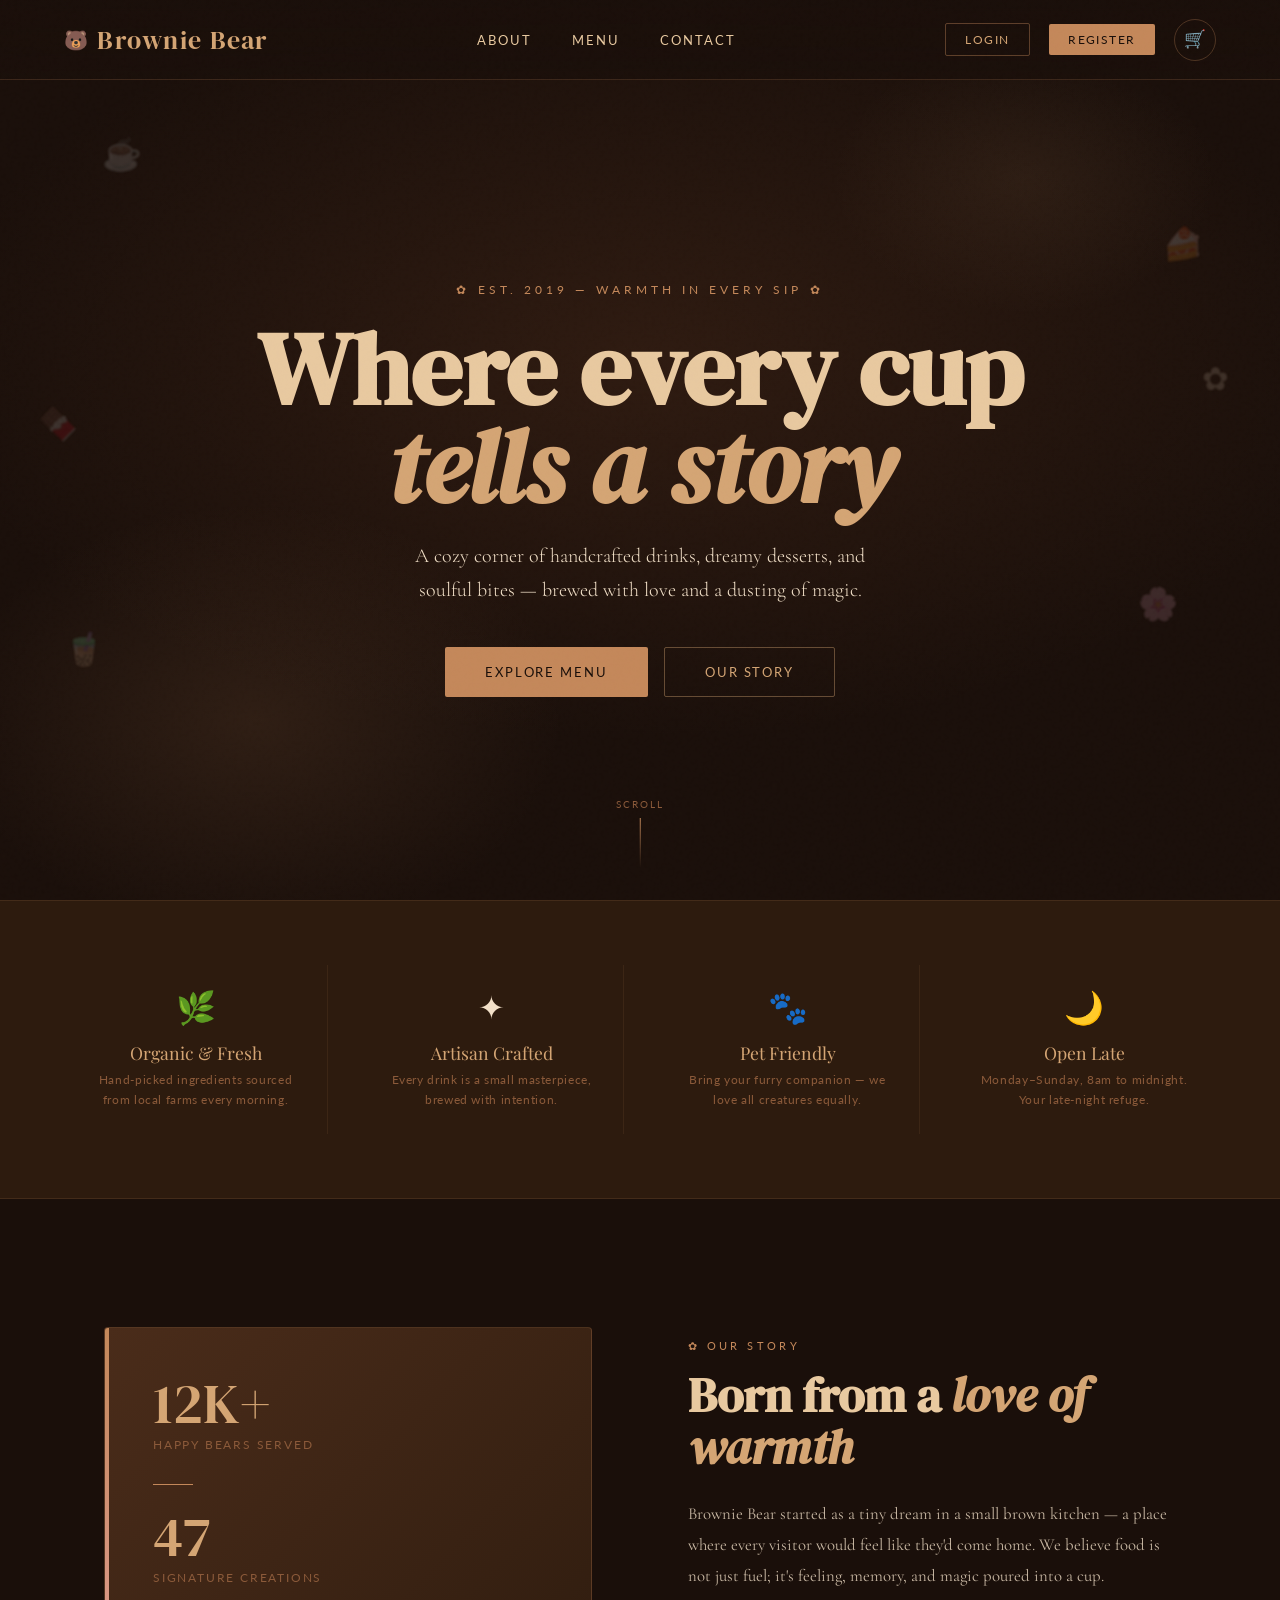
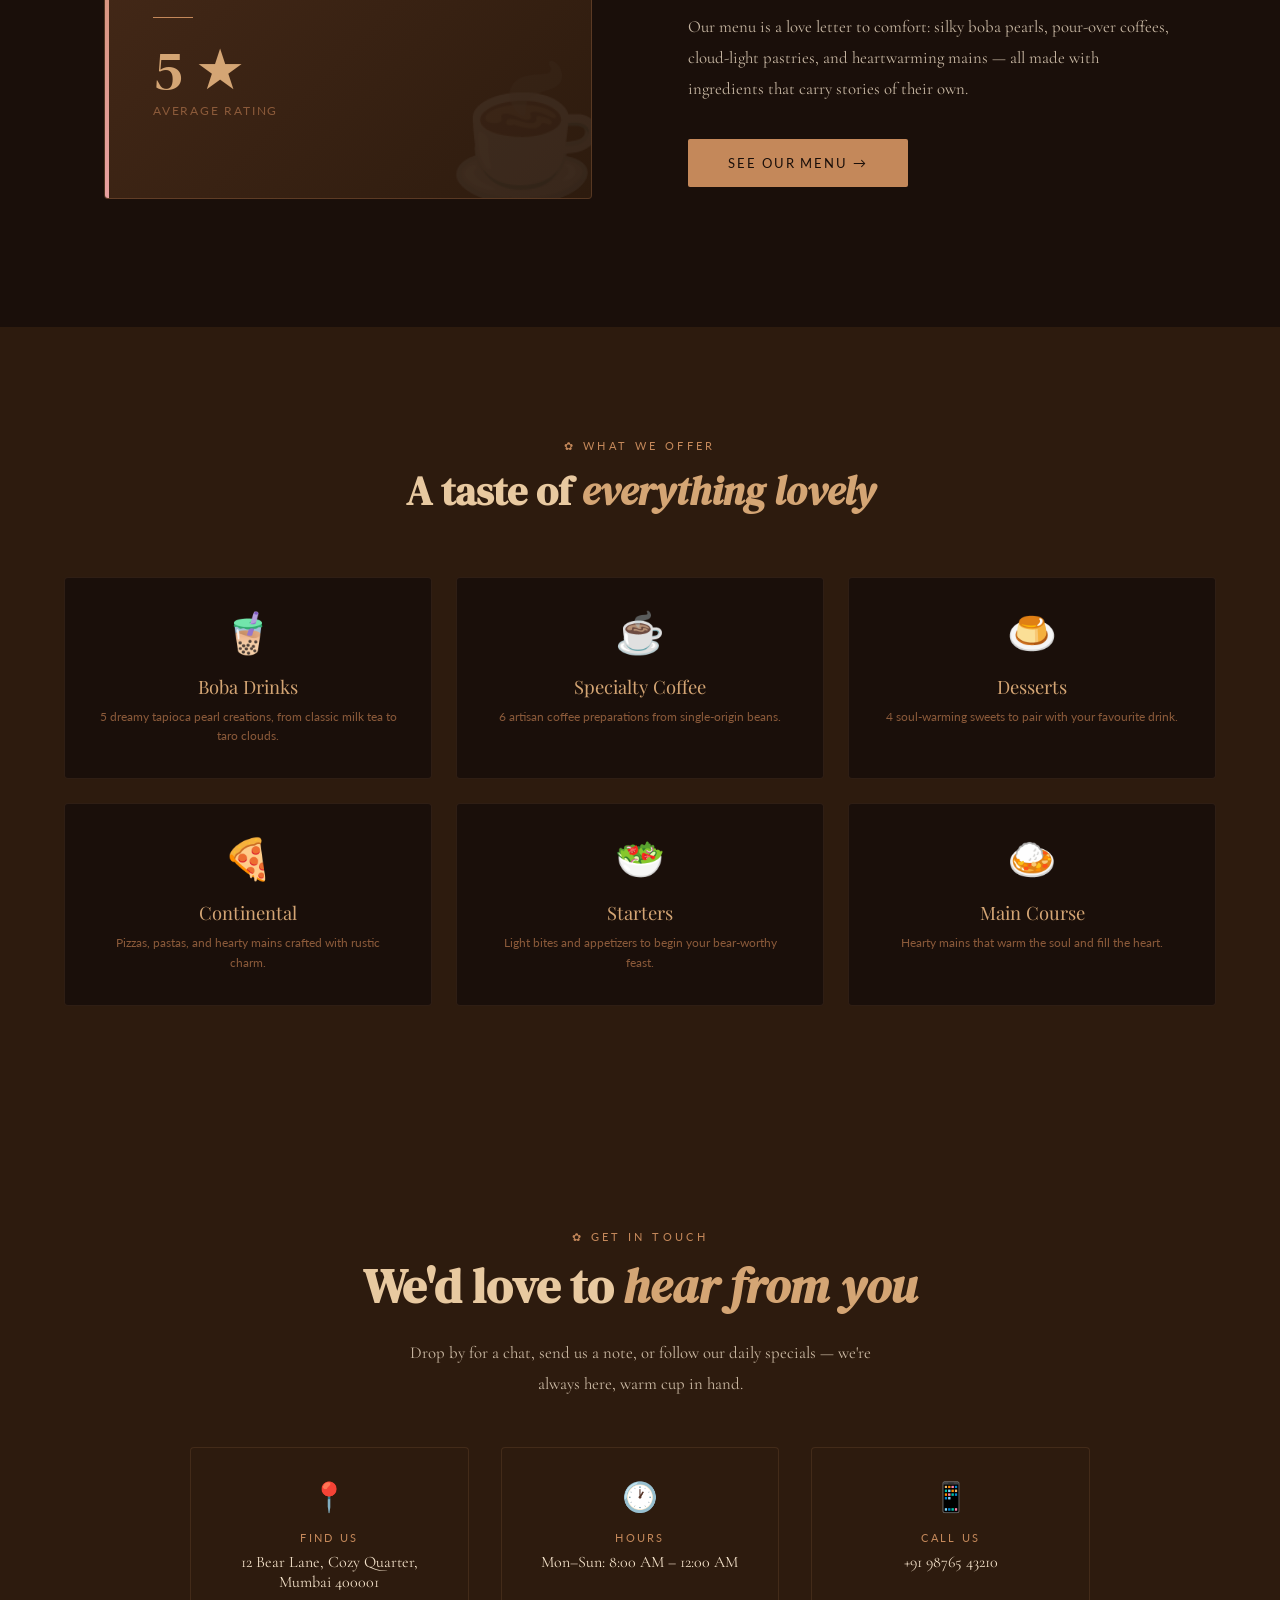
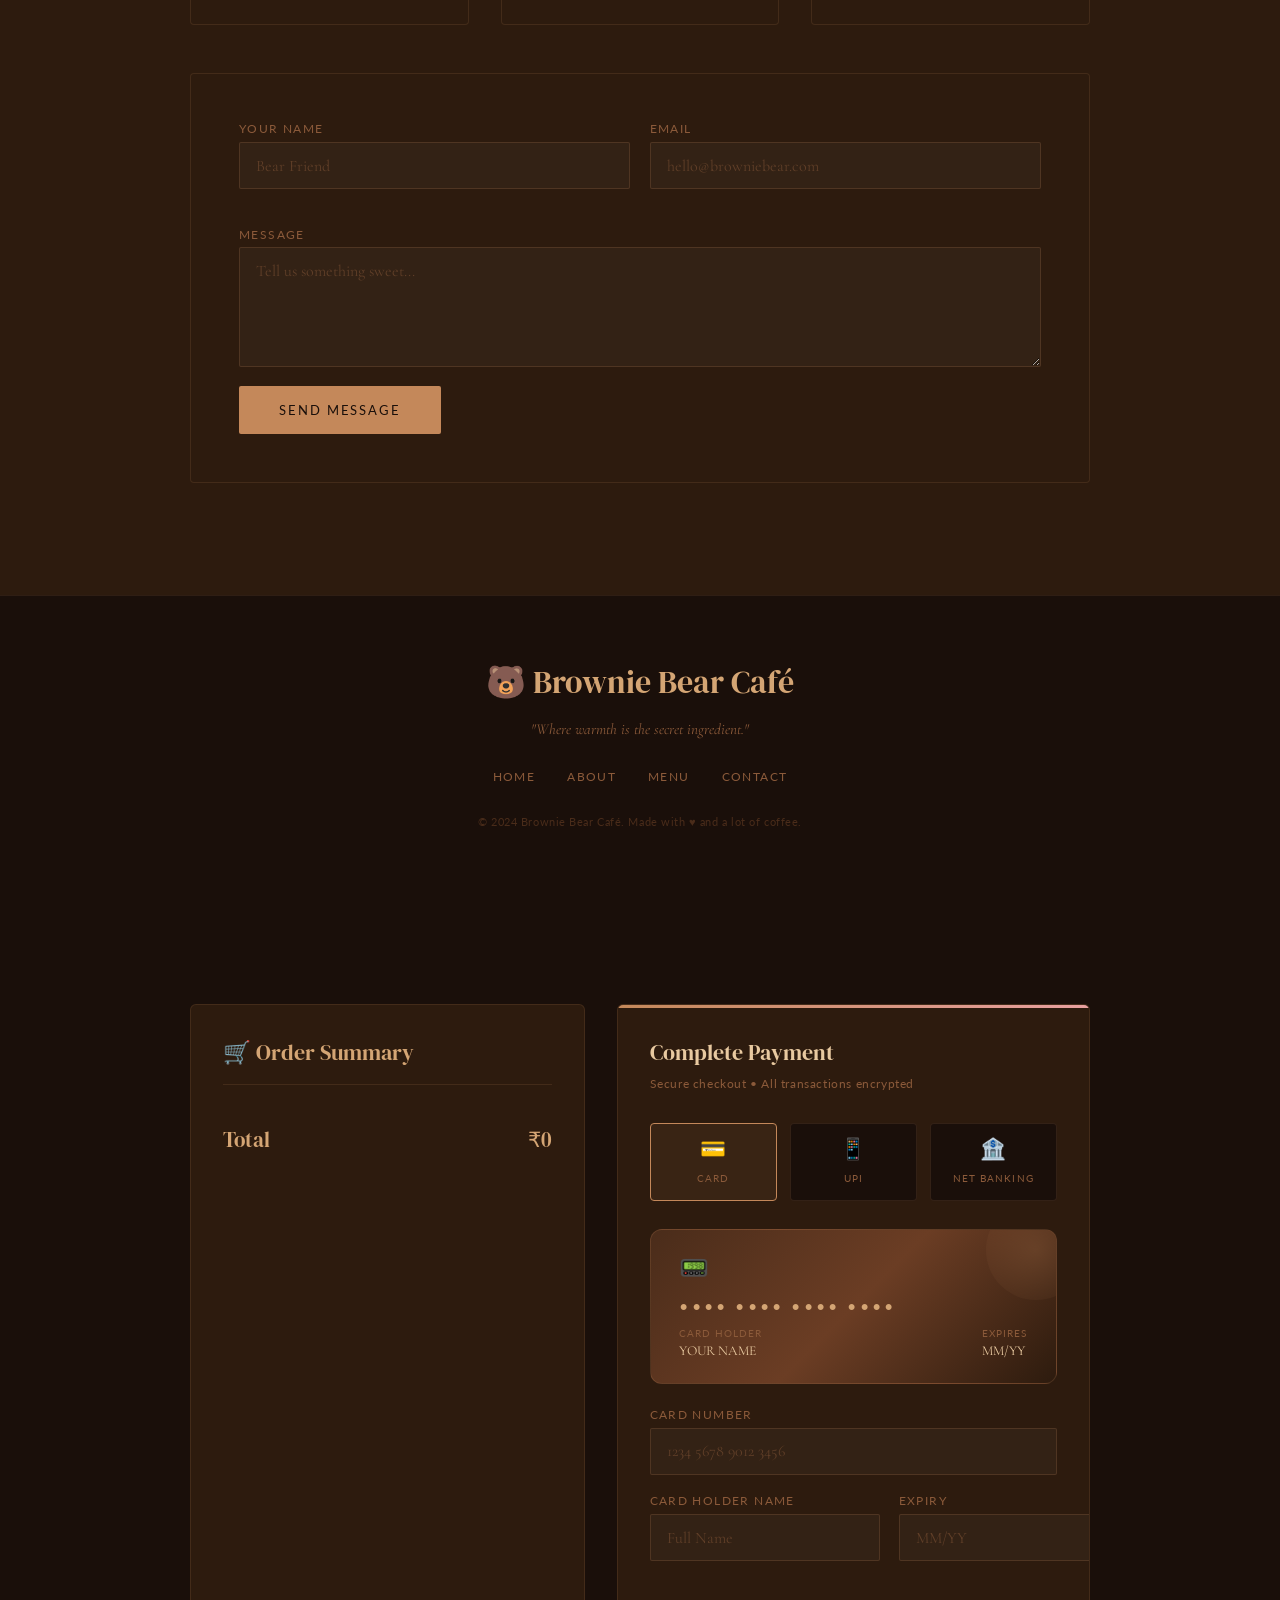
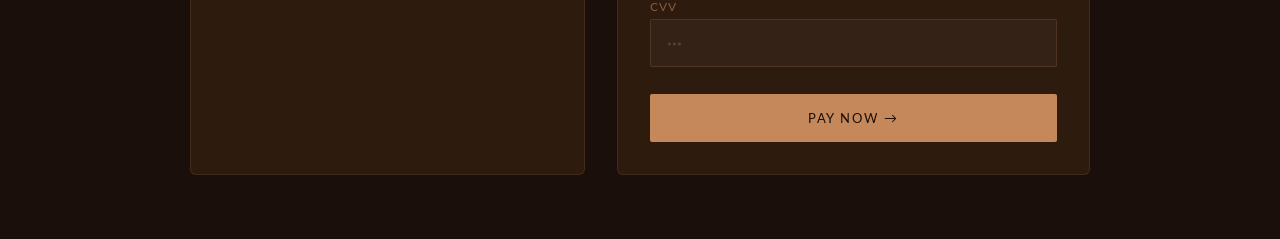
<file: index.html>
<!DOCTYPE html>
<html lang="en">
<head>
  <meta charset="UTF-8">
  <meta name="viewport" content="width=device-width, initial-scale=1.0">
  <title>Brownie Bear Café</title>

  <!-- Google Fonts -->
  <link href="https://fonts.googleapis.com/css2?family=Playfair+Display:ital,wght@0,400;0,700;0,900;1,400&family=Cormorant+Garamond:ital,wght@0,300;0,400;0,600;1,300&family=DM+Serif+Display:ital@0;1&family=Lato:wght@300;400;700&display=swap" rel="stylesheet">

  <!-- Styles -->
  <link rel="stylesheet" href="styles.css">
</head>
<body>
  <!--NAVBAR-->
  <nav id="navbar">
    <div class="nav-logo" onclick="showPage('home')">
      <span>🐻</span> Brownie Bear
    </div>
    <ul class="nav-links">
      <li><a onclick="showPage('home'); scrollToSection('about')">About</a></li>
      <li><a onclick="showPage('menu')">Menu</a></li>
      <li><a onclick="showPage('home'); scrollToSection('contact')">Contact</a></li>
    </ul>
    <div class="nav-right">
      <!-- Logged-in user pill -->
      <div class="user-indicator" id="userIndicator">
        <div class="user-dot"></div>
        <span id="userNameDisplay"></span>
        <button class="btn-logout" onclick="logout()">✕ logout</button>
      </div>
      <!-- Auth buttons (hidden when logged in) -->
      <button class="btn-nav btn-login"    id="loginBtn"    onclick="openAuthModal('login')">Login</button>
      <button class="btn-nav btn-register" id="registerBtn" onclick="openAuthModal('register')">Register</button>
      <!-- Cart icon -->
      <button class="cart-btn" onclick="toggleCart()">
        🛒
        <div class="cart-badge" id="cartBadge">0</div>
      </button>
    </div>
  </nav>
  <!-- TOAST NOTIFICATIONS -->
  <div class="toast-container" id="toastContainer"></div>
  <!-- PAGE: HOME -->
  <div id="home" class="page active">
    <!-- HERO -->
    <section class="hero">
      <div class="hero-bg"></div>
      <div class="hero-particles" id="heroParticles"></div>
      <div class="floating-elements">
        <div class="float-el" style="top:15%; left:8%;  animation-duration:6s;   animation-delay:0s;">☕</div>
        <div class="float-el" style="top:70%; left:5%;  animation-duration:7s;   animation-delay:1s;">🧋</div>
        <div class="float-el" style="top:25%; right:6%; animation-duration:5.5s; animation-delay:0.5s;">🍰</div>
        <div class="float-el" style="top:65%; right:8%; animation-duration:8s;   animation-delay:1.5s;">🌸</div>
        <div class="float-el" style="top:45%; left:3%;  animation-duration:6.5s; animation-delay:2s;">🍫</div>
        <div class="float-el" style="top:40%; right:4%; animation-duration:7.5s; animation-delay:0.8s;">✿</div>
      </div>
      <div class="hero-content">
        <div class="hero-eyebrow">✿ Est. 2019 — Warmth in every sip ✿</div>
        <h1 class="hero-title">
          Where every cup
          <em>tells a story</em>
        </h1>
        <p class="hero-subtitle">
          A cozy corner of handcrafted drinks, dreamy desserts, and soulful bites — brewed with love and a dusting of magic.
        </p>
        <div class="hero-actions">
          <button class="btn-primary"   onclick="showPage('menu')">Explore Menu</button>
          <button class="btn-secondary" onclick="scrollToSection('about')">Our Story</button>
        </div>
      </div>
      <div class="hero-scroll">
        <span>Scroll</span>
        <div class="scroll-line"></div>
      </div>
    </section>
    <!-- FEATURES STRIP -->
    <div class="features-strip">
      <div class="feature-item">
        <span class="feature-icon">🌿</span>
        <div class="feature-title">Organic &amp; Fresh</div>
        <div class="feature-desc">Hand-picked ingredients sourced from local farms every morning.</div>
      </div>
      <div class="feature-item">
        <span class="feature-icon">✦</span>
        <div class="feature-title">Artisan Crafted</div>
        <div class="feature-desc">Every drink is a small masterpiece, brewed with intention.</div>
      </div>
      <div class="feature-item">
        <span class="feature-icon">🐾</span>
        <div class="feature-title">Pet Friendly</div>
        <div class="feature-desc">Bring your furry companion — we love all creatures equally.</div>
      </div>
      <div class="feature-item">
        <span class="feature-icon">🌙</span>
        <div class="feature-title">Open Late</div>
        <div class="feature-desc">Monday–Sunday, 8am to midnight. Your late-night refuge.</div>
      </div>
    </div>

    <!-- ABOUT SECTION -->
    <section id="about" style="background: var(--brown-darkest);">
      <div class="about-section">
        <div class="about-visual">
          <div class="about-card">
            <div class="about-card-accent"></div>
            <div class="about-stat">12K+</div>
            <div class="about-stat-label">Happy Bears Served</div>
            <div class="about-divider"></div>
            <div class="about-stat">47</div>
            <div class="about-stat-label">Signature Creations</div>
            <div class="about-divider"></div>
            <div class="about-stat">5 ★</div>
            <div class="about-stat-label">Average Rating</div>
          </div>
        </div>
        <div>
          <div class="section-tag">✿ Our story</div>
          <h2 class="section-title">Born from a <em>love of warmth</em></h2>
          <p class="section-body">
            Brownie Bear started as a tiny dream in a small brown kitchen — a place where every visitor would feel like they'd come home. We believe food is not just fuel; it's feeling, memory, and magic poured into a cup.
          </p>
          <p class="section-body">
            Our menu is a love letter to comfort: silky boba pearls, pour-over coffees, cloud-light pastries, and heartwarming mains — all made with ingredients that carry stories of their own.
          </p>
          <button class="btn-primary" style="margin-top: 1rem;" onclick="showPage('menu')">See Our Menu →</button>
        </div>
      </div>
    </section>
    <!-- MENU PREVIEW -->
    <section class="menu-preview">
      <div class="menu-preview-inner">
        <div class="section-header">
          <div class="section-tag">✿ What we offer</div>
          <h2 class="section-title" style="font-size:2.5rem;">A taste of <em>everything lovely</em></h2>
        </div>
        <div class="menu-grid">
          <div class="menu-preview-card" onclick="showPage('menu')">
            <span class="menu-card-icon">🧋</span>
            <div class="menu-card-title">Boba Drinks</div>
            <div class="menu-card-desc">5 dreamy tapioca pearl creations, from classic milk tea to taro clouds.</div>
          </div>
          <div class="menu-preview-card" onclick="showPage('menu')">
            <span class="menu-card-icon">☕</span>
            <div class="menu-card-title">Specialty Coffee</div>
            <div class="menu-card-desc">6 artisan coffee preparations from single-origin beans.</div>
          </div>
          <div class="menu-preview-card" onclick="showPage('menu')">
            <span class="menu-card-icon">🍮</span>
            <div class="menu-card-title">Desserts</div>
            <div class="menu-card-desc">4 soul-warming sweets to pair with your favourite drink.</div>
          </div>
          <div class="menu-preview-card" onclick="showPage('menu')">
            <span class="menu-card-icon">🍕</span>
            <div class="menu-card-title">Continental</div>
            <div class="menu-card-desc">Pizzas, pastas, and hearty mains crafted with rustic charm.</div>
          </div>
          <div class="menu-preview-card" onclick="showPage('menu')">
            <span class="menu-card-icon">🥗</span>
            <div class="menu-card-title">Starters</div>
            <div class="menu-card-desc">Light bites and appetizers to begin your bear-worthy feast.</div>
          </div>
          <div class="menu-preview-card" onclick="showPage('menu')">
            <span class="menu-card-icon">🍛</span>
            <div class="menu-card-title">Main Course</div>
            <div class="menu-card-desc">Hearty mains that warm the soul and fill the heart.</div>
          </div>
        </div>
      </div>
    </section>
    <!-- CONTACT SECTION -->
    <section id="contact" style="background: var(--brown-dark); padding: 7rem 4rem;">
      <div class="contact-section" style="padding: 0; max-width: 900px; margin: 0 auto;">
        <div class="section-tag">✿ Get in touch</div>
        <h2 class="section-title">We'd love to <em>hear from you</em></h2>
        <p class="section-body" style="max-width:500px; margin: 0 auto 0.5rem;">
          Drop by for a chat, send us a note, or follow our daily specials — we're always here, warm cup in hand.
        </p>
        <div class="contact-grid">
          <div class="contact-card">
            <div class="contact-card-icon">📍</div>
            <div class="contact-card-label">Find Us</div>
            <div class="contact-card-value">12 Bear Lane, Cozy Quarter, Mumbai 400001</div>
          </div>
          <div class="contact-card">
            <div class="contact-card-icon">🕐</div>
            <div class="contact-card-label">Hours</div>
            <div class="contact-card-value">Mon–Sun: 8:00 AM – 12:00 AM</div>
          </div>
          <div class="contact-card">
            <div class="contact-card-icon">📱</div>
            <div class="contact-card-label">Call Us</div>
            <div class="contact-card-value">+91 98765 43210</div>
          </div>
        </div>
        <div class="contact-form">
          <div class="form-row">
            <div class="form-group">
              <label class="form-label">Your Name</label>
              <input type="text" class="form-input" placeholder="Bear Friend">
            </div>
            <div class="form-group">
              <label class="form-label">Email</label>
              <input type="email" class="form-input" placeholder="hello@browniebear.com">
            </div>
          </div>
          <div class="form-group">
            <label class="form-label">Message</label>
            <textarea class="form-textarea" placeholder="Tell us something sweet..."></textarea>
          </div>
          <button class="btn-primary" onclick="showToast('✉️ Message sent! We\'ll reply soon 🐻')">Send Message</button>
        </div>
      </div>
    </section>
    <!-- FOOTER -->
    <footer>
      <div class="footer-logo">🐻 Brownie Bear Café</div>
      <div class="footer-tagline">"Where warmth is the secret ingredient."</div>
      <div class="footer-links">
        <a onclick="showPage('home')">Home</a>
        <a onclick="showPage('home'); scrollToSection('about')">About</a>
        <a onclick="showPage('menu')">Menu</a>
        <a onclick="showPage('home'); scrollToSection('contact')">Contact</a>
      </div>
      <div class="footer-copy">© 2024 Brownie Bear Café. Made with ♥ and a lot of coffee.</div>
    </footer>
  </div>
  <!-- END #home -->

  <!--PAGE: MENU -->
  <div id="menu" class="page">
    <div class="menu-hero">
      <div class="section-tag">✿ Our offerings</div>
      <h1 class="section-title" style="font-size: clamp(2.5rem, 6vw, 4.5rem);">The Bear <em>Menu</em></h1>
      <p class="section-body" style="max-width:500px; margin: 0 auto; text-align: center;">
        Every item is crafted with love, care, and just a tiny bear hug.
      </p>
    </div>
    <!-- Sticky category filter bar -->
    <div class="menu-categories" id="menuCategories">
      <button class="cat-btn active" onclick="filterMenu('all', this)">All Items</button>
      <button class="cat-btn" onclick="filterMenu('boba', this)">🧋 Boba</button>
      <button class="cat-btn" onclick="filterMenu('coffee', this)">☕ Coffee</button>
      <button class="cat-btn" onclick="filterMenu('dessert', this)">🍮 Desserts</button>
      <button class="cat-btn" onclick="filterMenu('continental', this)">🍕 Continental</button>
      <button class="cat-btn" onclick="filterMenu('starter', this)">🥗 Starters</button>
      <button class="cat-btn" onclick="filterMenu('main', this)">🍛 Main Course</button>
    </div>
    <!-- Item grid — populated by renderMenu() in app.js -->
    <div class="menu-content" id="menuContent"></div>
  </div>
  <!-- END #menu -->
  <!-- PAGE: PAYMENT -->
  <div id="payment" class="page">
    <div class="payment-container">
      <!-- Order summary -->
      <div class="payment-summary">
        <div class="payment-summary-title">🛒 Order Summary</div>
        <div id="paymentItems"></div>
        <div class="summary-total">
          <span>Total</span>
          <span id="paymentTotal">₹0</span>
        </div>
      </div>
      <!-- Payment form -->
      <div class="payment-form" id="paymentFormContainer">
        <div id="paymentFormView">
          <div class="payment-title">Complete Payment</div>
          <div class="payment-sub">Secure checkout • All transactions encrypted</div>
          <!-- Payment method tabs -->
          <div class="payment-methods">
            <div class="pay-method active" onclick="selectPayMethod(this)">
              <span class="pay-method-icon">💳</span>
              <span class="pay-method-label">Card</span>
            </div>
            <div class="pay-method" onclick="selectPayMethod(this)">
              <span class="pay-method-icon">📱</span>
              <span class="pay-method-label">UPI</span>
            </div>
            <div class="pay-method" onclick="selectPayMethod(this)">
              <span class="pay-method-icon">🏦</span>
              <span class="pay-method-label">Net Banking</span>
            </div>
          </div>
          <!-- Live card visual -->
          <div class="card-visual">
            <span class="card-chip">📟</span>
            <div class="card-number-display" id="cardNumDisplay">•••• •••• •••• ••••</div>
            <div class="card-bottom">
              <div>
                <div class="card-label">Card Holder</div>
                <div class="card-value" id="cardHolderDisplay">YOUR NAME</div>
              </div>
              <div>
                <div class="card-label">Expires</div>
                <div class="card-value" id="cardExpDisplay">MM/YY</div>
              </div>
            </div>
          </div>
          <!-- Card fields -->
          <div class="form-group">
            <label class="form-label">Card Number</label>
            <input type="text" class="form-input" placeholder="1234 5678 9012 3456" maxlength="19"
              oninput="formatCard(this); document.getElementById('cardNumDisplay').textContent = this.value || '•••• •••• •••• ••••'">
          </div>
          <div class="form-row">
            <div class="form-group">
              <label class="form-label">Card Holder Name</label>
              <input type="text" class="form-input" placeholder="Full Name"
                oninput="document.getElementById('cardHolderDisplay').textContent = this.value.toUpperCase() || 'YOUR NAME'">
            </div>
            <div class="form-group">
              <label class="form-label">Expiry</label>
              <input type="text" class="form-input" placeholder="MM/YY" maxlength="5"
                oninput="document.getElementById('cardExpDisplay').textContent = this.value || 'MM/YY'">
            </div>
          </div>
          <div class="form-group">
            <label class="form-label">CVV</label>
            <input type="password" class="form-input" placeholder="•••" maxlength="3">
          </div>
          <button class="btn-primary" style="width:100%; margin-top: 0.5rem;" onclick="processPayment()">
            Pay <span id="payBtnAmount"></span> Now →
          </button>
        </div>
        <!-- Success screen -->
        <div class="payment-success" id="paymentSuccess">
          <div class="success-icon">🎉</div>
          <div class="confetti-line">🐻 ✿ ☕ 🧁 ✦</div>
          <div class="success-title">Order Placed!</div>
          <div class="success-sub">
            Your order is confirmed and will be ready shortly.<br>
            Thank you for choosing Brownie Bear Café! 🐾
          </div>
          <button class="btn-primary" onclick="showPage('home'); clearCart()">Back to Home</button>
        </div>

      </div>
    </div>
  </div>
  <!-- END #payment -->

  <!-- CART OVERLAY + DRAWER-->
  <div class="cart-overlay" id="cartOverlay" onclick="toggleCart()"></div>
  <div class="cart-drawer" id="cartDrawer">
    <div class="cart-header">
      <div class="cart-title">🛒 Your Order</div>
      <button class="cart-close" onclick="toggleCart()">✕</button>
    </div>
    <div class="cart-items" id="cartItems">
      <div class="cart-empty">
        <div class="cart-empty-icon">🧺</div>
        <div class="cart-empty-text">Your basket is empty</div>
      </div>
    </div>
    <div class="cart-footer" id="cartFooter" style="display:none;">
      <div class="cart-total-row">
        <span class="cart-total-label">Total</span>
        <span class="cart-total-amount" id="cartTotal">₹0</span>
      </div>
      <button class="btn-checkout" onclick="goToCheckout()">Proceed to Checkout →</button>
    </div>
  </div>

  <!-- AUTH MODAL -->
  <div class="modal-overlay" id="authModal">
    <div class="modal">
      <button class="modal-close" onclick="closeAuthModal()">✕</button>
      <div class="modal-logo">🐻</div>
      <div class="modal-title">Welcome Back</div>
      <div class="modal-sub">Join the Brownie Bear family</div>
      <div class="modal-tabs">
        <button class="modal-tab active" onclick="switchAuthTab('login')">Login</button>
        <button class="modal-tab"        onclick="switchAuthTab('register')">Register</button>
      </div>
      <!-- Login Form -->
      <div class="auth-form active" id="loginForm">
        <div class="auth-error"   id="loginError"></div>
        <div class="auth-success" id="loginSuccess"></div>
        <div class="form-group">
          <label class="form-label">Email</label>
          <input type="email" class="form-input" id="loginEmail" placeholder="you@browniebear.com">
        </div>
        <div class="form-group">
          <label class="form-label">Password</label>
          <input type="password" class="form-input" id="loginPassword" placeholder="••••••••">
        </div>
        <button class="btn-auth" onclick="handleLogin()">Sign In →</button>
        <div class="auth-divider">or new here?</div>
        <button class="btn-secondary" style="width:100%; padding:0.8rem;" onclick="switchAuthTab('register')">
          Create an Account
        </button>
      </div>
      <!-- Register Form -->
      <div class="auth-form" id="registerForm">
        <div class="auth-error"   id="registerError"></div>
        <div class="auth-success" id="registerSuccess"></div>
        <div class="form-group">
          <label class="form-label">Full Name</label>
          <input type="text" class="form-input" id="registerName" placeholder="Bear Friend">
        </div>
        <div class="form-group">
          <label class="form-label">Email</label>
          <input type="email" class="form-input" id="registerEmail" placeholder="you@browniebear.com">
        </div>
        <div class="form-group">
          <label class="form-label">Password</label>
          <input type="password" class="form-input" id="registerPassword" placeholder="Min 6 characters">
        </div>
        <button class="btn-auth" onclick="handleRegister()">Create Account →</button>
      </div>

    </div>
  </div>
  <!-- END AUTH MODAL -->
  <!-- JavaScript — loaded last so DOM is ready -->
  <script src="app.js"></script>
</body>
</html>
</file>
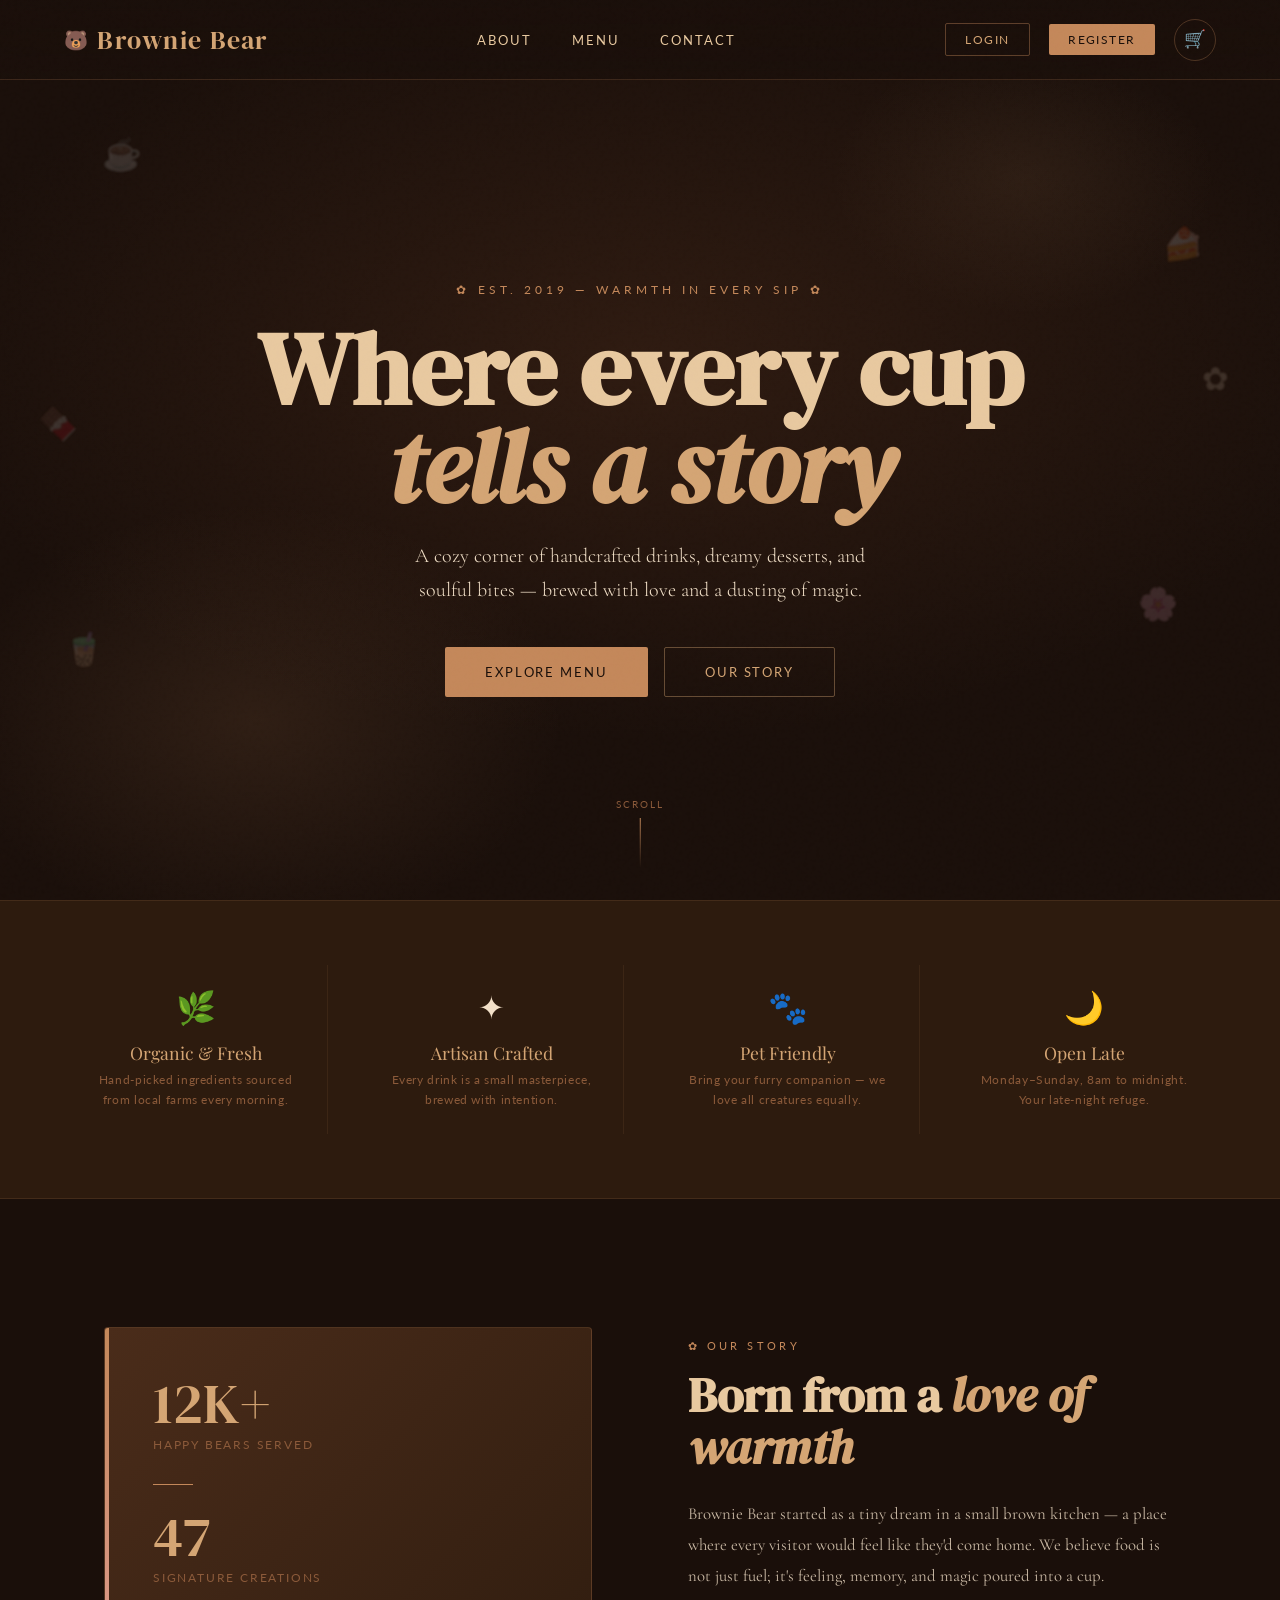
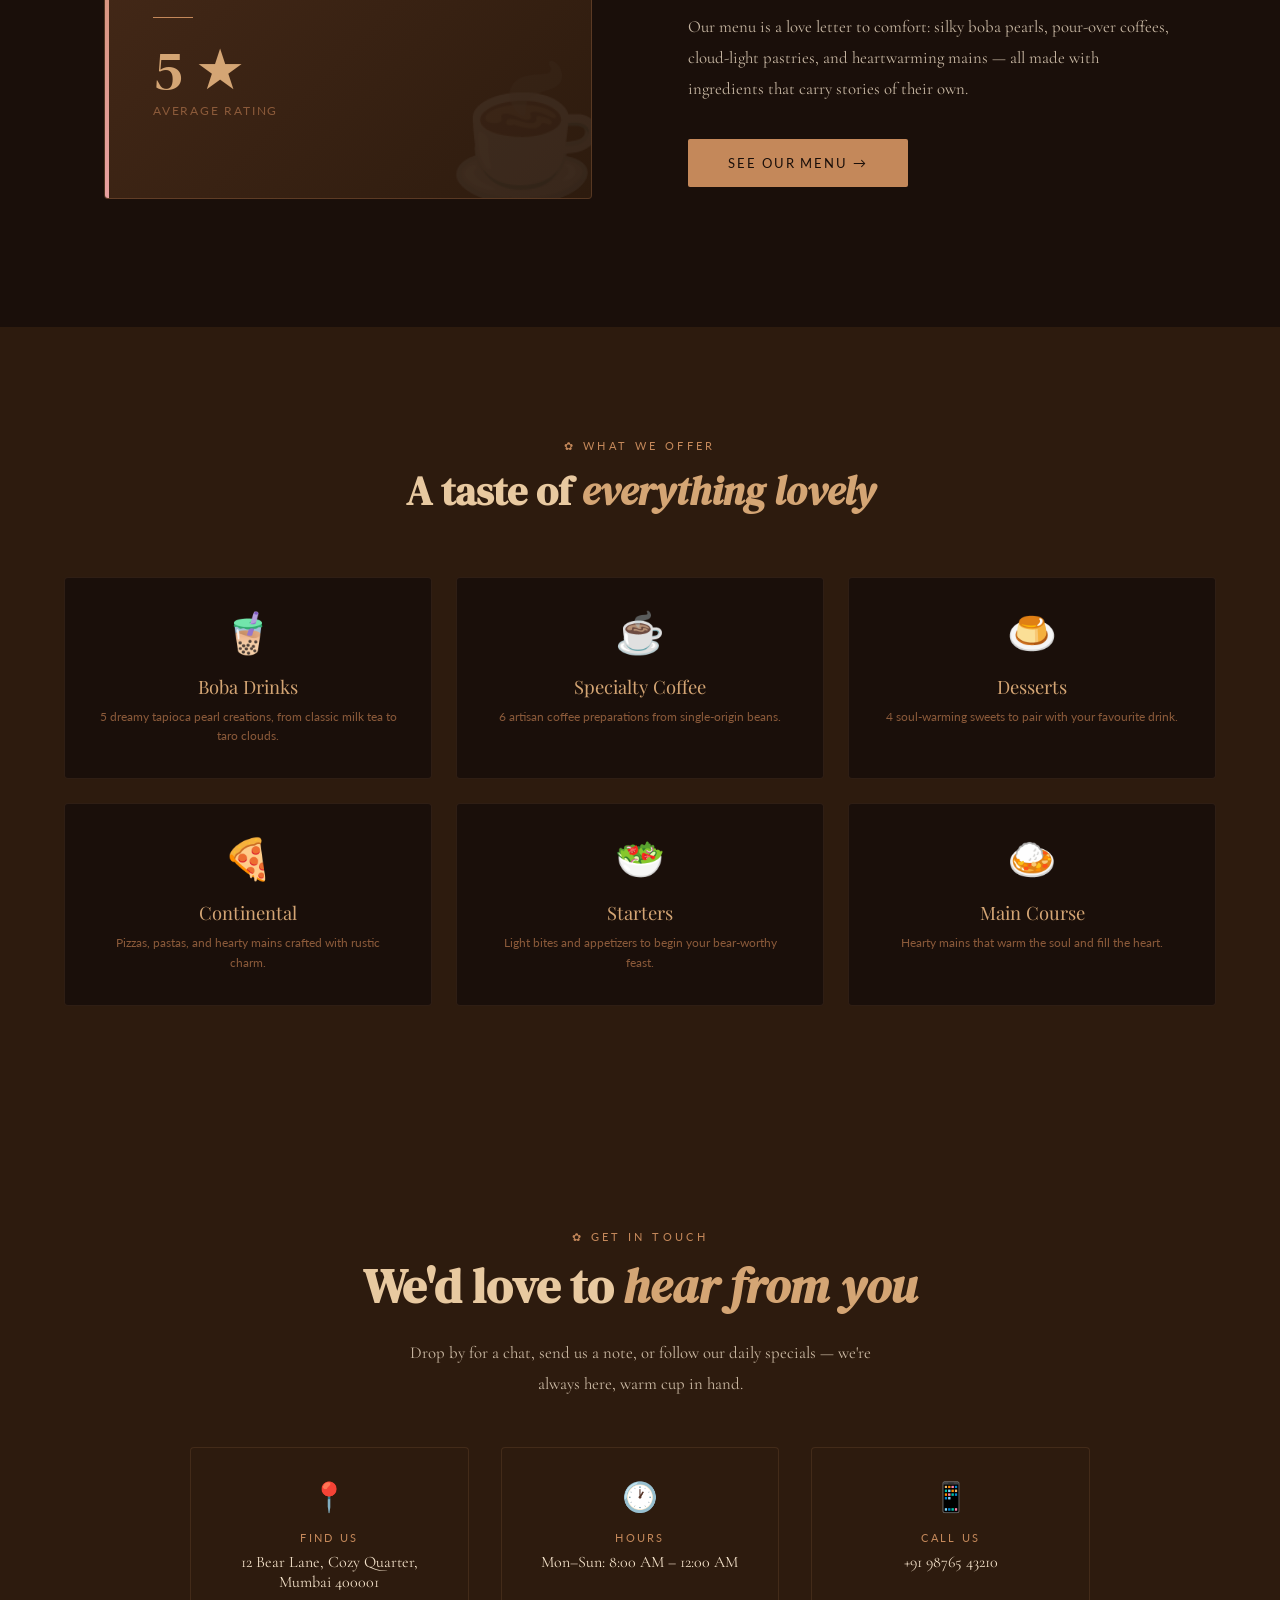
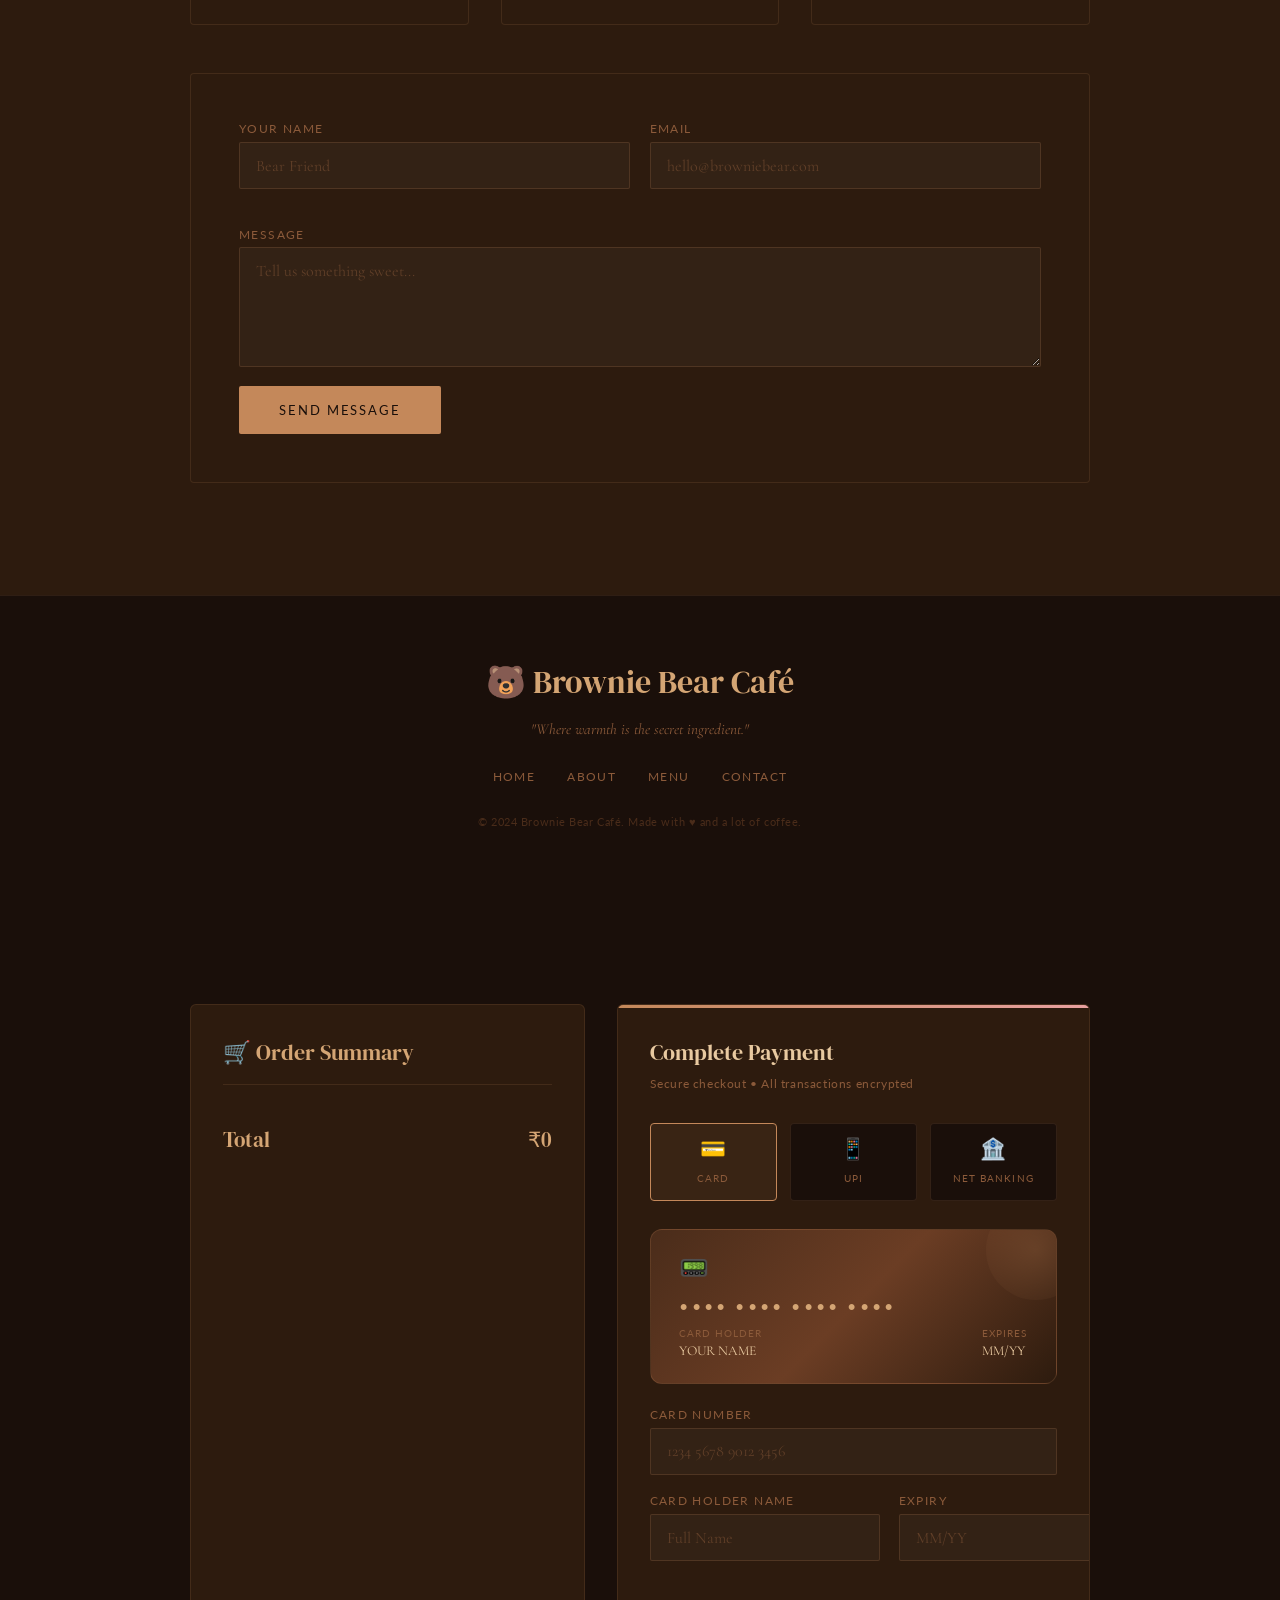
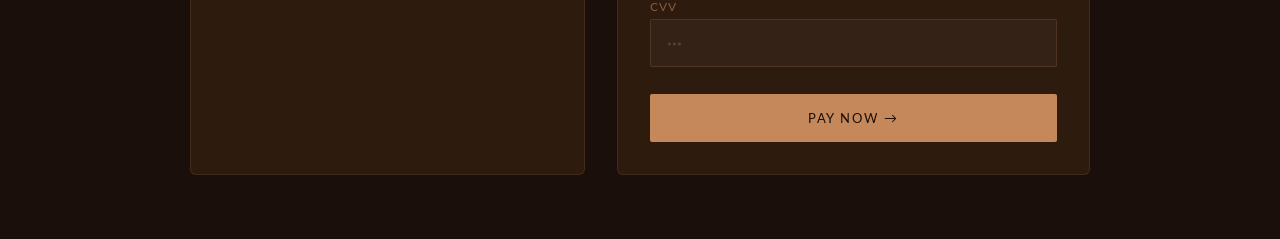
<file: cafe.html>
<!DOCTYPE html>
<html lang="en">
<head>
<meta charset="UTF-8">
<meta name="viewport" content="width=device-width, initial-scale=1.0">
<title>Brownie Bear Café ✿</title>
<link href="https://fonts.googleapis.com/css2?family=Playfair+Display:ital,wght@0,400;0,700;0,900;1,400&family=Cormorant+Garamond:ital,wght@0,300;0,400;0,600;1,300&family=DM+Serif+Display:ital@0;1&family=Lato:wght@300;400;700&display=swap" rel="stylesheet">
<style>
  :root {
    --brown-darkest: #1a0f0a;
    --brown-dark: #2d1b0e;
    --brown-deep: #4a2c1a;
    --brown-mid: #6b3d24;
    --brown-warm: #8b5a3a;
    --brown-caramel: #c4885a;
    --brown-latte: #d4a574;
    --brown-cream: #e8c9a0;
    --brown-milk: #f2e0c8;
    --brown-foam: #faf0e6;
    --pink-blush: #f5d4d4;
    --pink-rose: #e8a0a0;
    --pink-dusty: #c47878;
    --gold: #c9a94a;
    --gold-light: #e8d08a;
    --white: #fffdf9;
    --font-display: 'DM Serif Display', serif;
    --font-heading: 'Playfair Display', serif;
    --font-body: 'Cormorant Garamond', serif;
    --font-ui: 'Lato', sans-serif;
  }

  * { margin: 0; padding: 0; box-sizing: border-box; }

  body {
    background: var(--brown-darkest);
    color: var(--brown-milk);
    font-family: var(--font-body);
    overflow-x: hidden;
    cursor: default;
  }

  /* ===== CUSTOM SCROLLBAR ===== */
  ::-webkit-scrollbar { width: 6px; }
  ::-webkit-scrollbar-track { background: var(--brown-dark); }
  ::-webkit-scrollbar-thumb { background: var(--brown-caramel); border-radius: 3px; }

  /* ===== GRAIN OVERLAY ===== */
  body::before {
    content: '';
    position: fixed;
    top: 0; left: 0; width: 100%; height: 100%;
    background-image: url("data:image/svg+xml,%3Csvg viewBox='0 0 256 256' xmlns='http://www.w3.org/2000/svg'%3E%3Cfilter id='noise'%3E%3CfeTurbulence type='fractalNoise' baseFrequency='0.9' numOctaves='4' stitchTiles='stitch'/%3E%3C/filter%3E%3Crect width='100%25' height='100%25' filter='url(%23noise)' opacity='0.04'/%3E%3C/svg%3E");
    pointer-events: none;
    z-index: 9999;
    opacity: 0.4;
  }

  /* ===== NAVBAR ===== */
  nav {
    position: fixed;
    top: 0; left: 0; right: 0;
    z-index: 1000;
    padding: 0 4rem;
    height: 80px;
    display: flex;
    align-items: center;
    justify-content: space-between;
    background: linear-gradient(180deg, rgba(26,15,10,0.98) 0%, rgba(26,15,10,0.85) 100%);
    backdrop-filter: blur(20px);
    border-bottom: 1px solid rgba(196,136,90,0.2);
    transition: all 0.4s ease;
  }

  .nav-logo {
    font-family: var(--font-display);
    font-size: 1.6rem;
    color: var(--brown-latte);
    letter-spacing: 0.05em;
    display: flex;
    align-items: center;
    gap: 0.5rem;
    cursor: pointer;
    transition: color 0.3s;
  }
  .nav-logo:hover { color: var(--brown-cream); }
  .nav-logo span { font-size: 1.2rem; }

  .nav-links {
    display: flex;
    gap: 2.5rem;
    list-style: none;
    align-items: center;
  }

  .nav-links a {
    font-family: var(--font-ui);
    font-size: 0.82rem;
    letter-spacing: 0.15em;
    text-transform: uppercase;
    color: var(--brown-cream);
    text-decoration: none;
    position: relative;
    transition: color 0.3s;
    cursor: pointer;
  }
  .nav-links a::after {
    content: '';
    position: absolute;
    bottom: -4px; left: 0;
    width: 0; height: 1px;
    background: var(--brown-caramel);
    transition: width 0.3s ease;
  }
  .nav-links a:hover { color: var(--brown-caramel); }
  .nav-links a:hover::after { width: 100%; }

  .nav-right { display: flex; align-items: center; gap: 1.2rem; }

  .btn-nav {
    font-family: var(--font-ui);
    font-size: 0.75rem;
    letter-spacing: 0.12em;
    text-transform: uppercase;
    padding: 0.5rem 1.2rem;
    border-radius: 2px;
    cursor: pointer;
    transition: all 0.3s;
    border: none;
  }
  .btn-login {
    background: transparent;
    color: var(--brown-latte);
    border: 1px solid rgba(196,136,90,0.4);
  }
  .btn-login:hover { background: rgba(196,136,90,0.1); border-color: var(--brown-caramel); color: var(--brown-cream); }
  .btn-register {
    background: var(--brown-caramel);
    color: var(--brown-darkest);
  }
  .btn-register:hover { background: var(--brown-latte); transform: translateY(-1px); box-shadow: 0 4px 15px rgba(196,136,90,0.3); }

  .cart-btn {
    position: relative;
    background: transparent;
    border: 1px solid rgba(196,136,90,0.3);
    color: var(--brown-latte);
    width: 42px; height: 42px;
    border-radius: 50%;
    display: flex; align-items: center; justify-content: center;
    cursor: pointer;
    transition: all 0.3s;
    font-size: 1.1rem;
  }
  .cart-btn:hover { background: rgba(196,136,90,0.1); border-color: var(--brown-caramel); color: var(--brown-cream); transform: scale(1.05); }

  .cart-badge {
    position: absolute;
    top: -4px; right: -4px;
    background: var(--pink-dusty);
    color: white;
    width: 18px; height: 18px;
    border-radius: 50%;
    font-size: 0.65rem;
    font-family: var(--font-ui);
    font-weight: 700;
    display: flex; align-items: center; justify-content: center;
    animation: badgePop 0.3s cubic-bezier(0.34, 1.56, 0.64, 1);
    display: none;
  }
  .cart-badge.show { display: flex; }
  @keyframes badgePop {
    0% { transform: scale(0) rotate(-20deg); }
    100% { transform: scale(1) rotate(0); }
  }

  /* ===== PAGES ===== */
  .page { display: none; min-height: 100vh; }
  .page.active { display: block; }

  /* ===== HOME PAGE ===== */
  #home {
    background: var(--brown-darkest);
  }

  /* Hero */
  .hero {
    min-height: 100vh;
    position: relative;
    display: flex;
    align-items: center;
    justify-content: center;
    overflow: hidden;
    padding-top: 80px;
  }

  .hero-bg {
    position: absolute;
    inset: 0;
    background:
      radial-gradient(ellipse 80% 60% at 50% 40%, rgba(107,61,36,0.25) 0%, transparent 70%),
      radial-gradient(ellipse 40% 40% at 20% 80%, rgba(196,136,90,0.12) 0%, transparent 60%),
      radial-gradient(ellipse 30% 30% at 80% 20%, rgba(212,165,116,0.08) 0%, transparent 50%);
  }

  .hero-particles {
    position: absolute;
    inset: 0;
    overflow: hidden;
  }

  .particle {
    position: absolute;
    border-radius: 50%;
    animation: floatParticle linear infinite;
    opacity: 0;
  }

  @keyframes floatParticle {
    0% { transform: translateY(100vh) rotate(0deg); opacity: 0; }
    10% { opacity: 1; }
    90% { opacity: 0.6; }
    100% { transform: translateY(-20vh) rotate(360deg); opacity: 0; }
  }

  .hero-content {
    position: relative;
    z-index: 2;
    text-align: center;
    max-width: 900px;
    padding: 2rem;
  }

  .hero-eyebrow {
    font-family: var(--font-ui);
    font-size: 0.72rem;
    letter-spacing: 0.35em;
    text-transform: uppercase;
    color: var(--brown-caramel);
    margin-bottom: 1.5rem;
    opacity: 0;
    animation: fadeUp 0.8s ease 0.3s forwards;
  }

  .hero-title {
    font-family: var(--font-display);
    font-size: clamp(3.5rem, 8vw, 7rem);
    line-height: 0.95;
    color: var(--brown-cream);
    margin-bottom: 1.5rem;
    opacity: 0;
    animation: fadeUp 0.8s ease 0.5s forwards;
  }
  .hero-title em {
    font-style: italic;
    color: var(--brown-latte);
    display: block;
  }

  .hero-subtitle {
    font-family: var(--font-body);
    font-size: 1.25rem;
    font-weight: 300;
    color: var(--brown-milk);
    opacity: 0.75;
    max-width: 480px;
    margin: 0 auto 2.5rem;
    line-height: 1.7;
    opacity: 0;
    animation: fadeUp 0.8s ease 0.7s forwards;
  }

  .hero-actions {
    display: flex;
    gap: 1rem;
    justify-content: center;
    flex-wrap: wrap;
    opacity: 0;
    animation: fadeUp 0.8s ease 0.9s forwards;
  }

  .btn-primary {
    font-family: var(--font-ui);
    font-size: 0.8rem;
    letter-spacing: 0.15em;
    text-transform: uppercase;
    padding: 1rem 2.5rem;
    background: var(--brown-caramel);
    color: var(--brown-darkest);
    border: none;
    border-radius: 2px;
    cursor: pointer;
    transition: all 0.3s;
    position: relative;
    overflow: hidden;
  }
  .btn-primary::before {
    content: '';
    position: absolute;
    top: 0; left: -100%;
    width: 100%; height: 100%;
    background: linear-gradient(90deg, transparent, rgba(255,255,255,0.2), transparent);
    transition: left 0.5s;
  }
  .btn-primary:hover { background: var(--brown-latte); transform: translateY(-2px); box-shadow: 0 8px 25px rgba(196,136,90,0.35); }
  .btn-primary:hover::before { left: 100%; }

  .btn-secondary {
    font-family: var(--font-ui);
    font-size: 0.8rem;
    letter-spacing: 0.15em;
    text-transform: uppercase;
    padding: 1rem 2.5rem;
    background: transparent;
    color: var(--brown-latte);
    border: 1px solid rgba(212,165,116,0.4);
    border-radius: 2px;
    cursor: pointer;
    transition: all 0.3s;
  }
  .btn-secondary:hover { background: rgba(212,165,116,0.08); border-color: var(--brown-latte); transform: translateY(-2px); }

  .hero-scroll {
    position: absolute;
    bottom: 2rem;
    left: 50%;
    transform: translateX(-50%);
    display: flex;
    flex-direction: column;
    align-items: center;
    gap: 0.5rem;
    opacity: 0;
    animation: fadeIn 1s ease 1.5s forwards;
  }
  .hero-scroll span {
    font-family: var(--font-ui);
    font-size: 0.65rem;
    letter-spacing: 0.2em;
    text-transform: uppercase;
    color: var(--brown-warm);
  }
  .scroll-line {
    width: 1px;
    height: 50px;
    background: linear-gradient(180deg, var(--brown-caramel), transparent);
    animation: scrollPulse 2s ease infinite;
  }
  @keyframes scrollPulse {
    0%, 100% { opacity: 0.3; transform: scaleY(1); }
    50% { opacity: 1; transform: scaleY(1.2); }
  }

  /* Floating cups */
  .floating-elements {
    position: absolute;
    inset: 0;
    pointer-events: none;
    z-index: 1;
  }
  .float-el {
    position: absolute;
    font-size: 2rem;
    animation: gentleFloat ease-in-out infinite;
    opacity: 0.15;
    filter: blur(1px);
  }
  @keyframes gentleFloat {
    0%, 100% { transform: translateY(0) rotate(-5deg); }
    50% { transform: translateY(-20px) rotate(5deg); }
  }

  @keyframes fadeUp {
    from { opacity: 0; transform: translateY(30px); }
    to { opacity: 1; transform: translateY(0); }
  }
  @keyframes fadeIn {
    from { opacity: 0; }
    to { opacity: 1; }
  }

  /* Features strip */
  .features-strip {
    padding: 4rem;
    background: var(--brown-dark);
    border-top: 1px solid rgba(196,136,90,0.15);
    border-bottom: 1px solid rgba(196,136,90,0.15);
    display: grid;
    grid-template-columns: repeat(4, 1fr);
    gap: 2rem;
  }
  .feature-item {
    text-align: center;
    padding: 1.5rem;
    border-right: 1px solid rgba(196,136,90,0.1);
    transition: transform 0.3s;
  }
  .feature-item:last-child { border-right: none; }
  .feature-item:hover { transform: translateY(-4px); }
  .feature-icon { font-size: 2rem; margin-bottom: 0.8rem; display: block; }
  .feature-title {
    font-family: var(--font-heading);
    font-size: 1.1rem;
    color: var(--brown-latte);
    margin-bottom: 0.4rem;
  }
  .feature-desc {
    font-family: var(--font-ui);
    font-size: 0.78rem;
    color: var(--brown-warm);
    letter-spacing: 0.05em;
    line-height: 1.6;
  }

  /* About Section */
  .about-section {
    padding: 8rem 4rem;
    max-width: 1200px;
    margin: 0 auto;
    display: grid;
    grid-template-columns: 1fr 1fr;
    gap: 6rem;
    align-items: center;
  }
  .about-visual {
    position: relative;
  }
  .about-card {
    background: linear-gradient(135deg, var(--brown-deep) 0%, var(--brown-dark) 100%);
    border: 1px solid rgba(196,136,90,0.2);
    border-radius: 4px;
    padding: 3rem;
    position: relative;
    overflow: hidden;
  }
  .about-card::before {
    content: '☕';
    font-size: 8rem;
    position: absolute;
    bottom: -1rem; right: -1rem;
    opacity: 0.06;
  }
  .about-card-accent {
    position: absolute;
    top: 0; left: 0;
    width: 4px; height: 100%;
    background: linear-gradient(180deg, var(--brown-caramel), var(--pink-rose));
  }
  .about-stat {
    font-family: var(--font-display);
    font-size: 3.5rem;
    color: var(--brown-latte);
    line-height: 1;
    margin-bottom: 0.3rem;
  }
  .about-stat-label {
    font-family: var(--font-ui);
    font-size: 0.75rem;
    letter-spacing: 0.15em;
    text-transform: uppercase;
    color: var(--brown-warm);
    margin-bottom: 2rem;
  }
  .about-divider {
    width: 40px; height: 1px;
    background: var(--brown-caramel);
    margin: 1.5rem 0;
  }
  .section-tag {
    font-family: var(--font-ui);
    font-size: 0.7rem;
    letter-spacing: 0.3em;
    text-transform: uppercase;
    color: var(--brown-caramel);
    margin-bottom: 1rem;
  }
  .section-title {
    font-family: var(--font-display);
    font-size: clamp(2rem, 4vw, 3rem);
    color: var(--brown-cream);
    line-height: 1.1;
    margin-bottom: 1.5rem;
  }
  .section-title em { font-style: italic; color: var(--brown-latte); }
  .section-body {
    font-family: var(--font-body);
    font-size: 1.05rem;
    color: var(--brown-milk);
    opacity: 0.8;
    line-height: 1.85;
    margin-bottom: 1.2rem;
  }

  /* Menu Preview */
  .menu-preview {
    padding: 7rem 4rem;
    background: var(--brown-dark);
  }
  .menu-preview-inner { max-width: 1200px; margin: 0 auto; }
  .section-header {
    text-align: center;
    margin-bottom: 4rem;
  }
  .menu-grid {
    display: grid;
    grid-template-columns: repeat(3, 1fr);
    gap: 1.5rem;
  }
  .menu-preview-card {
    background: var(--brown-darkest);
    border: 1px solid rgba(196,136,90,0.12);
    border-radius: 4px;
    padding: 2rem;
    text-align: center;
    transition: all 0.4s ease;
    position: relative;
    overflow: hidden;
    cursor: pointer;
  }
  .menu-preview-card::after {
    content: '';
    position: absolute;
    bottom: 0; left: 0;
    width: 0; height: 2px;
    background: linear-gradient(90deg, var(--brown-caramel), var(--pink-rose));
    transition: width 0.4s ease;
  }
  .menu-preview-card:hover { transform: translateY(-6px); border-color: rgba(196,136,90,0.3); box-shadow: 0 15px 40px rgba(0,0,0,0.4); }
  .menu-preview-card:hover::after { width: 100%; }
  .menu-card-icon { font-size: 2.5rem; margin-bottom: 1rem; display: block; }
  .menu-card-title { font-family: var(--font-heading); font-size: 1.15rem; color: var(--brown-latte); margin-bottom: 0.5rem; }
  .menu-card-desc { font-family: var(--font-ui); font-size: 0.78rem; color: var(--brown-warm); line-height: 1.6; }

  /* Contact */
  .contact-section {
    padding: 7rem 4rem;
    max-width: 900px;
    margin: 0 auto;
    text-align: center;
  }
  .contact-grid {
    display: grid;
    grid-template-columns: repeat(3, 1fr);
    gap: 2rem;
    margin-top: 3rem;
  }
  .contact-card {
    background: var(--brown-dark);
    border: 1px solid rgba(196,136,90,0.15);
    border-radius: 4px;
    padding: 2rem 1.5rem;
    transition: all 0.3s;
  }
  .contact-card:hover { transform: translateY(-4px); border-color: rgba(196,136,90,0.3); }
  .contact-card-icon { font-size: 1.8rem; margin-bottom: 1rem; }
  .contact-card-label {
    font-family: var(--font-ui);
    font-size: 0.7rem;
    letter-spacing: 0.2em;
    text-transform: uppercase;
    color: var(--brown-caramel);
    margin-bottom: 0.5rem;
  }
  .contact-card-value {
    font-family: var(--font-body);
    font-size: 1rem;
    color: var(--brown-milk);
  }

  /* Contact Form */
  .contact-form {
    margin-top: 3rem;
    background: var(--brown-dark);
    border: 1px solid rgba(196,136,90,0.15);
    border-radius: 4px;
    padding: 3rem;
    text-align: left;
  }
  .form-row { display: grid; grid-template-columns: 1fr 1fr; gap: 1.2rem; margin-bottom: 1.2rem; }
  .form-group { display: flex; flex-direction: column; gap: 0.4rem; margin-bottom: 1.2rem; }
  .form-label {
    font-family: var(--font-ui);
    font-size: 0.72rem;
    letter-spacing: 0.12em;
    text-transform: uppercase;
    color: var(--brown-warm);
  }
  .form-input, .form-textarea {
    background: rgba(255,255,255,0.03);
    border: 1px solid rgba(196,136,90,0.2);
    border-radius: 2px;
    padding: 0.8rem 1rem;
    color: var(--brown-milk);
    font-family: var(--font-body);
    font-size: 1rem;
    transition: all 0.3s;
    outline: none;
  }
  .form-input:focus, .form-textarea:focus {
    border-color: var(--brown-caramel);
    background: rgba(196,136,90,0.05);
    box-shadow: 0 0 0 3px rgba(196,136,90,0.08);
  }
  .form-textarea { resize: vertical; min-height: 120px; }
  .form-input::placeholder, .form-textarea::placeholder { color: var(--brown-warm); opacity: 0.5; }

  /* ===== MENU PAGE ===== */
  #menu {
    padding-top: 80px;
    background: var(--brown-darkest);
    min-height: 100vh;
  }

  .menu-hero {
    padding: 5rem 4rem 3rem;
    text-align: center;
    position: relative;
    overflow: hidden;
  }
  .menu-hero::before {
    content: '';
    position: absolute;
    inset: 0;
    background: radial-gradient(ellipse 70% 60% at 50% 50%, rgba(107,61,36,0.2) 0%, transparent 70%);
  }

  .menu-categories {
    display: flex;
    justify-content: center;
    gap: 0.5rem;
    flex-wrap: wrap;
    padding: 0 4rem 3rem;
    position: sticky;
    top: 80px;
    background: rgba(26,15,10,0.95);
    backdrop-filter: blur(20px);
    z-index: 100;
    padding-top: 1.5rem;
    border-bottom: 1px solid rgba(196,136,90,0.1);
  }
  .cat-btn {
    font-family: var(--font-ui);
    font-size: 0.72rem;
    letter-spacing: 0.12em;
    text-transform: uppercase;
    padding: 0.5rem 1.2rem;
    background: transparent;
    color: var(--brown-warm);
    border: 1px solid rgba(196,136,90,0.2);
    border-radius: 20px;
    cursor: pointer;
    transition: all 0.3s;
  }
  .cat-btn:hover, .cat-btn.active {
    background: var(--brown-caramel);
    color: var(--brown-darkest);
    border-color: var(--brown-caramel);
  }

  .menu-content {
    padding: 3rem 4rem 6rem;
    max-width: 1300px;
    margin: 0 auto;
  }

  .menu-section { margin-bottom: 4rem; }
  .menu-section-title {
    font-family: var(--font-display);
    font-size: 2rem;
    color: var(--brown-latte);
    margin-bottom: 0.3rem;
    display: flex;
    align-items: center;
    gap: 1rem;
  }
  .menu-section-title::after {
    content: '';
    flex: 1;
    height: 1px;
    background: linear-gradient(90deg, rgba(196,136,90,0.3), transparent);
  }
  .menu-section-sub {
    font-family: var(--font-ui);
    font-size: 0.72rem;
    letter-spacing: 0.15em;
    text-transform: uppercase;
    color: var(--brown-warm);
    margin-bottom: 2rem;
  }

  .items-grid {
    display: grid;
    grid-template-columns: repeat(auto-fill, minmax(280px, 1fr));
    gap: 1.2rem;
  }

  .item-card {
    background: var(--brown-dark);
    border: 1px solid rgba(196,136,90,0.12);
    border-radius: 6px;
    padding: 1.5rem;
    display: flex;
    flex-direction: column;
    gap: 0.8rem;
    transition: all 0.35s cubic-bezier(0.34, 1.56, 0.64, 1);
    position: relative;
    overflow: hidden;
  }
  .item-card::before {
    content: '';
    position: absolute;
    top: 0; right: 0;
    width: 60px; height: 60px;
    background: radial-gradient(circle, rgba(196,136,90,0.08) 0%, transparent 70%);
    border-radius: 50%;
    transform: translate(20px, -20px);
    transition: transform 0.4s ease;
  }
  .item-card:hover { transform: translateY(-5px) scale(1.01); border-color: rgba(196,136,90,0.25); box-shadow: 0 12px 35px rgba(0,0,0,0.35); }
  .item-card:hover::before { transform: translate(5px, -5px); }

  .item-emoji { font-size: 2rem; }
  .item-top { display: flex; align-items: flex-start; justify-content: space-between; gap: 1rem; }
  .item-info { flex: 1; }
  .item-name {
    font-family: var(--font-heading);
    font-size: 1.05rem;
    color: var(--brown-cream);
    margin-bottom: 0.3rem;
  }
  .item-desc {
    font-family: var(--font-ui);
    font-size: 0.74rem;
    color: var(--brown-warm);
    line-height: 1.5;
  }
  .item-bottom { display: flex; align-items: center; justify-content: space-between; margin-top: auto; }
  .item-price {
    font-family: var(--font-display);
    font-size: 1.2rem;
    color: var(--brown-latte);
  }
  .item-price span {
    font-family: var(--font-ui);
    font-size: 0.65rem;
    letter-spacing: 0.05em;
    color: var(--brown-warm);
    margin-right: 0.1rem;
  }

  .add-btn {
    width: 32px; height: 32px;
    border-radius: 50%;
    background: var(--brown-caramel);
    color: var(--brown-darkest);
    border: none;
    cursor: pointer;
    display: flex;
    align-items: center;
    justify-content: center;
    font-size: 1.1rem;
    font-weight: 700;
    transition: all 0.3s cubic-bezier(0.34, 1.56, 0.64, 1);
    flex-shrink: 0;
  }
  .add-btn:hover { transform: scale(1.15) rotate(90deg); background: var(--brown-latte); box-shadow: 0 4px 15px rgba(196,136,90,0.4); }
  .add-btn:active { transform: scale(0.9); }

  .item-badge {
    font-family: var(--font-ui);
    font-size: 0.6rem;
    letter-spacing: 0.1em;
    text-transform: uppercase;
    padding: 0.2rem 0.6rem;
    border-radius: 10px;
    font-weight: 700;
  }
  .badge-popular { background: rgba(212,165,116,0.15); color: var(--brown-latte); border: 1px solid rgba(212,165,116,0.25); }
  .badge-new { background: rgba(196,120,120,0.15); color: var(--pink-rose); border: 1px solid rgba(196,120,120,0.25); }
  .badge-spicy { background: rgba(180,80,50,0.15); color: #e08060; border: 1px solid rgba(180,80,50,0.2); }

  /* ===== CART DRAWER ===== */
  .cart-overlay {
    position: fixed;
    inset: 0;
    background: rgba(0,0,0,0.6);
    z-index: 2000;
    opacity: 0;
    pointer-events: none;
    transition: opacity 0.3s;
    backdrop-filter: blur(4px);
  }
  .cart-overlay.open { opacity: 1; pointer-events: all; }

  .cart-drawer {
    position: fixed;
    top: 0; right: 0;
    width: 420px;
    height: 100vh;
    background: var(--brown-dark);
    border-left: 1px solid rgba(196,136,90,0.2);
    z-index: 2001;
    transform: translateX(100%);
    transition: transform 0.4s cubic-bezier(0.77, 0, 0.175, 1);
    display: flex;
    flex-direction: column;
    overflow: hidden;
  }
  .cart-drawer.open { transform: translateX(0); }

  .cart-header {
    padding: 1.5rem 2rem;
    border-bottom: 1px solid rgba(196,136,90,0.15);
    display: flex;
    align-items: center;
    justify-content: space-between;
    flex-shrink: 0;
  }
  .cart-title {
    font-family: var(--font-display);
    font-size: 1.4rem;
    color: var(--brown-cream);
  }
  .cart-close {
    width: 32px; height: 32px;
    background: transparent;
    border: 1px solid rgba(196,136,90,0.2);
    border-radius: 50%;
    color: var(--brown-warm);
    cursor: pointer;
    display: flex; align-items: center; justify-content: center;
    font-size: 1rem;
    transition: all 0.3s;
  }
  .cart-close:hover { border-color: var(--brown-caramel); color: var(--brown-latte); background: rgba(196,136,90,0.08); }

  .cart-items {
    flex: 1;
    overflow-y: auto;
    padding: 1.5rem;
  }
  .cart-empty {
    display: flex;
    flex-direction: column;
    align-items: center;
    justify-content: center;
    height: 100%;
    gap: 1rem;
    color: var(--brown-warm);
  }
  .cart-empty-icon { font-size: 3rem; opacity: 0.4; }
  .cart-empty-text { font-family: var(--font-body); font-size: 1.1rem; }

  .cart-item {
    display: flex;
    align-items: center;
    gap: 1rem;
    padding: 1rem;
    background: var(--brown-darkest);
    border: 1px solid rgba(196,136,90,0.1);
    border-radius: 4px;
    margin-bottom: 0.8rem;
    animation: slideInRight 0.3s ease;
  }
  @keyframes slideInRight {
    from { opacity: 0; transform: translateX(20px); }
    to { opacity: 1; transform: translateX(0); }
  }
  .cart-item-emoji { font-size: 1.8rem; flex-shrink: 0; }
  .cart-item-info { flex: 1; }
  .cart-item-name { font-family: var(--font-heading); font-size: 0.95rem; color: var(--brown-cream); margin-bottom: 0.2rem; }
  .cart-item-price { font-family: var(--font-ui); font-size: 0.8rem; color: var(--brown-caramel); }
  .cart-item-qty {
    display: flex;
    align-items: center;
    gap: 0.5rem;
  }
  .qty-btn {
    width: 24px; height: 24px;
    background: rgba(196,136,90,0.15);
    border: 1px solid rgba(196,136,90,0.2);
    border-radius: 50%;
    color: var(--brown-latte);
    cursor: pointer;
    display: flex; align-items: center; justify-content: center;
    font-size: 0.9rem;
    transition: all 0.2s;
  }
  .qty-btn:hover { background: var(--brown-caramel); color: var(--brown-darkest); }
  .qty-num { font-family: var(--font-ui); font-size: 0.85rem; color: var(--brown-milk); min-width: 1.2rem; text-align: center; }

  .cart-footer {
    padding: 1.5rem 2rem;
    border-top: 1px solid rgba(196,136,90,0.15);
    flex-shrink: 0;
  }
  .cart-total-row {
    display: flex;
    justify-content: space-between;
    align-items: center;
    margin-bottom: 1.2rem;
  }
  .cart-total-label { font-family: var(--font-ui); font-size: 0.75rem; letter-spacing: 0.15em; text-transform: uppercase; color: var(--brown-warm); }
  .cart-total-amount { font-family: var(--font-display); font-size: 1.5rem; color: var(--brown-latte); }
  .btn-checkout {
    width: 100%;
    padding: 1rem;
    background: var(--brown-caramel);
    color: var(--brown-darkest);
    border: none;
    border-radius: 2px;
    font-family: var(--font-ui);
    font-size: 0.8rem;
    letter-spacing: 0.15em;
    text-transform: uppercase;
    cursor: pointer;
    transition: all 0.3s;
    font-weight: 700;
  }
  .btn-checkout:hover { background: var(--brown-latte); transform: translateY(-2px); box-shadow: 0 8px 25px rgba(196,136,90,0.3); }

  /* ===== MODAL (Auth) ===== */
  .modal-overlay {
    position: fixed;
    inset: 0;
    background: rgba(0,0,0,0.75);
    z-index: 3000;
    display: flex;
    align-items: center;
    justify-content: center;
    opacity: 0;
    pointer-events: none;
    transition: opacity 0.3s;
    backdrop-filter: blur(8px);
    padding: 1rem;
  }
  .modal-overlay.open { opacity: 1; pointer-events: all; }

  .modal {
    background: var(--brown-dark);
    border: 1px solid rgba(196,136,90,0.25);
    border-radius: 8px;
    width: 100%;
    max-width: 460px;
    padding: 3rem;
    position: relative;
    transform: scale(0.9) translateY(20px);
    transition: transform 0.4s cubic-bezier(0.34, 1.56, 0.64, 1);
    overflow: hidden;
  }
  .modal-overlay.open .modal { transform: scale(1) translateY(0); }
  .modal::before {
    content: '';
    position: absolute;
    top: 0; left: 0;
    width: 100%; height: 3px;
    background: linear-gradient(90deg, var(--brown-caramel), var(--pink-rose), var(--brown-latte));
  }
  .modal-close {
    position: absolute;
    top: 1rem; right: 1rem;
    background: transparent;
    border: none;
    color: var(--brown-warm);
    cursor: pointer;
    font-size: 1.2rem;
    transition: color 0.3s;
    padding: 0.3rem;
  }
  .modal-close:hover { color: var(--brown-latte); }
  .modal-logo {
    text-align: center;
    font-size: 2.5rem;
    margin-bottom: 1.2rem;
  }
  .modal-title {
    font-family: var(--font-display);
    font-size: 1.8rem;
    color: var(--brown-cream);
    text-align: center;
    margin-bottom: 0.5rem;
  }
  .modal-sub {
    font-family: var(--font-body);
    font-size: 0.95rem;
    color: var(--brown-warm);
    text-align: center;
    margin-bottom: 2rem;
  }
  .modal-tabs {
    display: flex;
    background: var(--brown-darkest);
    border-radius: 4px;
    padding: 0.3rem;
    margin-bottom: 2rem;
    border: 1px solid rgba(196,136,90,0.1);
  }
  .modal-tab {
    flex: 1;
    padding: 0.6rem;
    background: transparent;
    border: none;
    border-radius: 3px;
    color: var(--brown-warm);
    font-family: var(--font-ui);
    font-size: 0.75rem;
    letter-spacing: 0.1em;
    text-transform: uppercase;
    cursor: pointer;
    transition: all 0.3s;
  }
  .modal-tab.active { background: var(--brown-caramel); color: var(--brown-darkest); font-weight: 700; }
  .auth-form { display: none; }
  .auth-form.active { display: block; }
  .auth-form .form-group { margin-bottom: 1.2rem; }
  .auth-divider {
    text-align: center;
    font-family: var(--font-ui);
    font-size: 0.72rem;
    letter-spacing: 0.1em;
    color: var(--brown-warm);
    margin: 1.5rem 0;
    position: relative;
  }
  .auth-divider::before, .auth-divider::after {
    content: '';
    position: absolute;
    top: 50%;
    width: calc(50% - 2rem);
    height: 1px;
    background: rgba(196,136,90,0.15);
  }
  .auth-divider::before { left: 0; }
  .auth-divider::after { right: 0; }
  .btn-auth {
    width: 100%;
    padding: 0.9rem;
    background: var(--brown-caramel);
    color: var(--brown-darkest);
    border: none;
    border-radius: 3px;
    font-family: var(--font-ui);
    font-size: 0.8rem;
    letter-spacing: 0.15em;
    text-transform: uppercase;
    font-weight: 700;
    cursor: pointer;
    transition: all 0.3s;
    margin-top: 0.5rem;
  }
  .btn-auth:hover { background: var(--brown-latte); transform: translateY(-1px); box-shadow: 0 6px 20px rgba(196,136,90,0.3); }
  .auth-error {
    background: rgba(180,80,80,0.1);
    border: 1px solid rgba(180,80,80,0.25);
    border-radius: 3px;
    padding: 0.8rem 1rem;
    font-family: var(--font-ui);
    font-size: 0.78rem;
    color: #e08080;
    margin-bottom: 1rem;
    display: none;
  }
  .auth-success {
    background: rgba(80,160,100,0.1);
    border: 1px solid rgba(80,160,100,0.25);
    border-radius: 3px;
    padding: 0.8rem 1rem;
    font-family: var(--font-ui);
    font-size: 0.78rem;
    color: #80c080;
    margin-bottom: 1rem;
    display: none;
  }

  /* ===== PAYMENT PAGE ===== */
  #payment {
    padding-top: 80px;
    min-height: 100vh;
    background: var(--brown-darkest);
    display: flex;
    align-items: center;
    justify-content: center;
    padding: 7rem 2rem 4rem;
  }
  .payment-container {
    max-width: 900px;
    width: 100%;
    display: grid;
    grid-template-columns: 1fr 1.2fr;
    gap: 2rem;
  }
  .payment-summary {
    background: var(--brown-dark);
    border: 1px solid rgba(196,136,90,0.15);
    border-radius: 6px;
    padding: 2rem;
  }
  .payment-summary-title {
    font-family: var(--font-display);
    font-size: 1.4rem;
    color: var(--brown-latte);
    margin-bottom: 1.5rem;
    padding-bottom: 1rem;
    border-bottom: 1px solid rgba(196,136,90,0.15);
  }
  .summary-item {
    display: flex;
    justify-content: space-between;
    padding: 0.6rem 0;
    font-family: var(--font-body);
    font-size: 0.95rem;
    color: var(--brown-milk);
    border-bottom: 1px solid rgba(196,136,90,0.06);
  }
  .summary-total {
    display: flex;
    justify-content: space-between;
    padding: 1rem 0 0;
    font-family: var(--font-display);
    font-size: 1.3rem;
    color: var(--brown-latte);
    margin-top: 0.5rem;
  }
  .payment-form {
    background: var(--brown-dark);
    border: 1px solid rgba(196,136,90,0.15);
    border-radius: 6px;
    padding: 2rem;
    position: relative;
    overflow: hidden;
  }
  .payment-form::before {
    content: '';
    position: absolute;
    top: 0; left: 0;
    width: 100%; height: 3px;
    background: linear-gradient(90deg, var(--brown-caramel), var(--pink-rose));
  }
  .payment-title {
    font-family: var(--font-display);
    font-size: 1.4rem;
    color: var(--brown-cream);
    margin-bottom: 0.5rem;
  }
  .payment-sub {
    font-family: var(--font-ui);
    font-size: 0.75rem;
    color: var(--brown-warm);
    letter-spacing: 0.05em;
    margin-bottom: 2rem;
  }
  .payment-methods {
    display: flex;
    gap: 0.8rem;
    margin-bottom: 1.8rem;
  }
  .pay-method {
    flex: 1;
    padding: 0.8rem;
    background: var(--brown-darkest);
    border: 1px solid rgba(196,136,90,0.15);
    border-radius: 4px;
    cursor: pointer;
    text-align: center;
    transition: all 0.3s;
  }
  .pay-method.active { border-color: var(--brown-caramel); background: rgba(196,136,90,0.08); }
  .pay-method-icon { font-size: 1.3rem; display: block; margin-bottom: 0.3rem; }
  .pay-method-label { font-family: var(--font-ui); font-size: 0.65rem; letter-spacing: 0.1em; text-transform: uppercase; color: var(--brown-warm); }
  .card-visual {
    background: linear-gradient(135deg, var(--brown-deep) 0%, var(--brown-mid) 50%, var(--brown-dark) 100%);
    border-radius: 12px;
    padding: 1.5rem 1.8rem;
    margin-bottom: 1.5rem;
    position: relative;
    overflow: hidden;
    border: 1px solid rgba(196,136,90,0.2);
    min-height: 120px;
  }
  .card-visual::before {
    content: '';
    position: absolute;
    top: -30px; right: -30px;
    width: 100px; height: 100px;
    background: radial-gradient(circle, rgba(196,136,90,0.2), transparent);
    border-radius: 50%;
  }
  .card-chip { font-size: 1.5rem; margin-bottom: 0.8rem; display: block; }
  .card-number-display {
    font-family: var(--font-ui);
    font-size: 1rem;
    letter-spacing: 0.2em;
    color: var(--brown-latte);
    margin-bottom: 0.8rem;
  }
  .card-bottom { display: flex; justify-content: space-between; }
  .card-label { font-family: var(--font-ui); font-size: 0.6rem; text-transform: uppercase; letter-spacing: 0.1em; color: var(--brown-warm); margin-bottom: 0.2rem; }
  .card-value { font-family: var(--font-body); font-size: 0.85rem; color: var(--brown-cream); }

  /* Success Animation */
  .payment-success {
    display: none;
    text-align: center;
    padding: 2rem;
    animation: fadeUp 0.5s ease;
  }
  .payment-success.show { display: block; }
  .success-icon {
    font-size: 4rem;
    margin-bottom: 1rem;
    animation: successBounce 0.6s cubic-bezier(0.34, 1.56, 0.64, 1) 0.2s both;
  }
  @keyframes successBounce {
    from { transform: scale(0) rotate(-20deg); opacity: 0; }
    to { transform: scale(1) rotate(0); opacity: 1; }
  }
  .success-title { font-family: var(--font-display); font-size: 2rem; color: var(--brown-latte); margin-bottom: 0.5rem; }
  .success-sub { font-family: var(--font-body); color: var(--brown-warm); margin-bottom: 2rem; line-height: 1.6; }
  .confetti-line { display: flex; justify-content: center; gap: 0.5rem; font-size: 1.5rem; margin-bottom: 1.5rem; }

  /* ===== USER INDICATOR ===== */
  .user-indicator {
    display: flex;
    align-items: center;
    gap: 0.5rem;
    font-family: var(--font-ui);
    font-size: 0.75rem;
    color: var(--brown-warm);
    padding: 0.4rem 0.8rem;
    border: 1px solid rgba(196,136,90,0.15);
    border-radius: 20px;
    display: none;
  }
  .user-indicator.show { display: flex; }
  .user-dot { width: 6px; height: 6px; background: #80c080; border-radius: 50%; }
  .btn-logout {
    background: transparent;
    border: none;
    color: var(--brown-warm);
    cursor: pointer;
    font-size: 0.7rem;
    font-family: var(--font-ui);
    transition: color 0.3s;
    padding: 0;
    margin-left: 0.3rem;
  }
  .btn-logout:hover { color: var(--pink-rose); }

  /* ===== FOOTER ===== */
  footer {
    background: var(--brown-darkest);
    border-top: 1px solid rgba(196,136,90,0.12);
    padding: 4rem;
    text-align: center;
  }
  .footer-logo { font-family: var(--font-display); font-size: 2rem; color: var(--brown-latte); margin-bottom: 1rem; }
  .footer-tagline { font-family: var(--font-body); font-size: 0.95rem; color: var(--brown-warm); margin-bottom: 2rem; font-style: italic; }
  .footer-links { display: flex; justify-content: center; gap: 2rem; margin-bottom: 2rem; flex-wrap: wrap; }
  .footer-links a {
    font-family: var(--font-ui);
    font-size: 0.72rem;
    letter-spacing: 0.12em;
    text-transform: uppercase;
    color: var(--brown-warm);
    text-decoration: none;
    cursor: pointer;
    transition: color 0.3s;
  }
  .footer-links a:hover { color: var(--brown-caramel); }
  .footer-copy { font-family: var(--font-ui); font-size: 0.7rem; color: var(--brown-deep); letter-spacing: 0.05em; }

  /* ===== TOAST ===== */
  .toast-container {
    position: fixed;
    bottom: 2rem;
    left: 50%;
    transform: translateX(-50%);
    z-index: 9000;
    display: flex;
    flex-direction: column;
    align-items: center;
    gap: 0.5rem;
    pointer-events: none;
  }
  .toast {
    background: var(--brown-deep);
    border: 1px solid rgba(196,136,90,0.3);
    border-radius: 30px;
    padding: 0.7rem 1.5rem;
    font-family: var(--font-ui);
    font-size: 0.8rem;
    color: var(--brown-latte);
    display: flex;
    align-items: center;
    gap: 0.6rem;
    animation: toastIn 0.4s cubic-bezier(0.34, 1.56, 0.64, 1) forwards;
    white-space: nowrap;
    backdrop-filter: blur(10px);
    box-shadow: 0 8px 25px rgba(0,0,0,0.3);
  }
  @keyframes toastIn {
    from { opacity: 0; transform: translateY(20px) scale(0.8); }
    to { opacity: 1; transform: translateY(0) scale(1); }
  }
  .toast.out {
    animation: toastOut 0.3s ease forwards;
  }
  @keyframes toastOut {
    to { opacity: 0; transform: translateY(10px) scale(0.9); }
  }

  /* ===== RESPONSIVE ===== */
  @media (max-width: 768px) {
    nav { padding: 0 1.5rem; }
    .nav-links { display: none; }
    .hero-title { font-size: 3rem; }
    .features-strip { grid-template-columns: 1fr 1fr; padding: 2rem; }
    .about-section { grid-template-columns: 1fr; gap: 3rem; padding: 4rem 1.5rem; }
    .menu-preview { padding: 4rem 1.5rem; }
    .menu-grid { grid-template-columns: 1fr 1fr; }
    .contact-grid { grid-template-columns: 1fr; }
    .contact-section { padding: 4rem 1.5rem; }
    .menu-content { padding: 2rem 1.5rem; }
    .menu-categories { padding: 1rem 1.5rem; }
    .payment-container { grid-template-columns: 1fr; }
    .cart-drawer { width: 100%; max-width: 380px; }
    .form-row { grid-template-columns: 1fr; }
    footer { padding: 3rem 1.5rem; }
  }

  /* ===== RIPPLE ===== */
  .ripple {
    position: absolute;
    border-radius: 50%;
    background: rgba(255,255,255,0.15);
    transform: scale(0);
    animation: rippleAnim 0.6s linear;
    pointer-events: none;
  }
  @keyframes rippleAnim {
    to { transform: scale(4); opacity: 0; }
  }

  /* Page transition */
  .page-fade-in { animation: pageFadeIn 0.4s ease; }
  @keyframes pageFadeIn {
    from { opacity: 0; transform: translateY(15px); }
    to { opacity: 1; transform: translateY(0); }
  }

  /* Shimmer loading */
  @keyframes shimmer {
    0% { background-position: -1000px 0; }
    100% { background-position: 1000px 0; }
  }

  .btn-primary, .btn-secondary, .add-btn, .btn-checkout, .btn-auth, .btn-nav, .cat-btn {
    position: relative;
    overflow: hidden;
  }
</style>
</head>
<body>

<!-- NAVBAR -->
<nav id="navbar">
  <div class="nav-logo" onclick="showPage('home')">
    <span>🐻</span> Brownie Bear
  </div>
  <ul class="nav-links">
    <li><a onclick="showPage('home'); scrollToSection('about')">About</a></li>
    <li><a onclick="showPage('menu')">Menu</a></li>
    <li><a onclick="showPage('home'); scrollToSection('contact')">Contact</a></li>
  </ul>
  <div class="nav-right">
    <div class="user-indicator" id="userIndicator">
      <div class="user-dot"></div>
      <span id="userNameDisplay"></span>
      <button class="btn-logout" onclick="logout()">✕ logout</button>
    </div>
    <button class="btn-nav btn-login" id="loginBtn" onclick="openAuthModal('login')">Login</button>
    <button class="btn-nav btn-register" id="registerBtn" onclick="openAuthModal('register')">Register</button>
    <button class="cart-btn" onclick="toggleCart()">
      🛒
      <div class="cart-badge" id="cartBadge">0</div>
    </button>
  </div>
</nav>

<!-- TOAST CONTAINER -->
<div class="toast-container" id="toastContainer"></div>

<!-- ===== HOME PAGE ===== -->
<div id="home" class="page active">
  <!-- HERO -->
  <section class="hero">
    <div class="hero-bg"></div>
    <div class="hero-particles" id="heroParticles"></div>
    <div class="floating-elements">
      <div class="float-el" style="top:15%; left:8%; animation-duration:6s; animation-delay:0s;">☕</div>
      <div class="float-el" style="top:70%; left:5%; animation-duration:7s; animation-delay:1s;">🧋</div>
      <div class="float-el" style="top:25%; right:6%; animation-duration:5.5s; animation-delay:0.5s;">🍰</div>
      <div class="float-el" style="top:65%; right:8%; animation-duration:8s; animation-delay:1.5s;">🌸</div>
      <div class="float-el" style="top:45%; left:3%; animation-duration:6.5s; animation-delay:2s;">🍫</div>
      <div class="float-el" style="top:40%; right:4%; animation-duration:7.5s; animation-delay:0.8s;">✿</div>
    </div>
    <div class="hero-content">
      <div class="hero-eyebrow">✿ Est. 2019 — Warmth in every sip ✿</div>
      <h1 class="hero-title">
        Where every cup
        <em>tells a story</em>
      </h1>
      <p class="hero-subtitle">
        A cozy corner of handcrafted drinks, dreamy desserts, and soulful bites — brewed with love and a dusting of magic.
      </p>
      <div class="hero-actions">
        <button class="btn-primary" onclick="showPage('menu')">Explore Menu</button>
        <button class="btn-secondary" onclick="scrollToSection('about')">Our Story</button>
      </div>
    </div>
    <div class="hero-scroll">
      <span>Scroll</span>
      <div class="scroll-line"></div>
    </div>
  </section>

  <!-- FEATURES STRIP -->
  <div class="features-strip">
    <div class="feature-item">
      <span class="feature-icon">🌿</span>
      <div class="feature-title">Organic & Fresh</div>
      <div class="feature-desc">Hand-picked ingredients sourced from local farms every morning.</div>
    </div>
    <div class="feature-item">
      <span class="feature-icon">✦</span>
      <div class="feature-title">Artisan Crafted</div>
      <div class="feature-desc">Every drink is a small masterpiece, brewed with intention.</div>
    </div>
    <div class="feature-item">
      <span class="feature-icon">🐾</span>
      <div class="feature-title">Pet Friendly</div>
      <div class="feature-desc">Bring your furry companion — we love all creatures equally.</div>
    </div>
    <div class="feature-item">
      <span class="feature-icon">🌙</span>
      <div class="feature-title">Open Late</div>
      <div class="feature-desc">Monday–Sunday, 8am to midnight. Your late-night refuge.</div>
    </div>
  </div>

  <!-- ABOUT SECTION -->
  <section id="about" style="background: var(--brown-darkest);">
    <div class="about-section">
      <div class="about-visual">
        <div class="about-card">
          <div class="about-card-accent"></div>
          <div class="about-stat">12K+</div>
          <div class="about-stat-label">Happy Bears Served</div>
          <div class="about-divider"></div>
          <div class="about-stat">47</div>
          <div class="about-stat-label">Signature Creations</div>
          <div class="about-divider"></div>
          <div class="about-stat">5 ★</div>
          <div class="about-stat-label">Average Rating</div>
        </div>
      </div>
      <div>
        <div class="section-tag">✿ Our story</div>
        <h2 class="section-title">Born from a <em>love of warmth</em></h2>
        <p class="section-body">
          Brownie Bear started as a tiny dream in a small brown kitchen — a place where every visitor would feel like they'd come home. We believe food is not just fuel; it's feeling, memory, and magic poured into a cup.
        </p>
        <p class="section-body">
          Our menu is a love letter to comfort: silky boba pearls, pour-over coffees, cloud-light pastries, and heartwarming mains — all made with ingredients that carry stories of their own.
        </p>
        <button class="btn-primary" style="margin-top: 1rem;" onclick="showPage('menu')">See Our Menu →</button>
      </div>
    </div>
  </section>

  <!-- MENU PREVIEW -->
  <section class="menu-preview">
    <div class="menu-preview-inner">
      <div class="section-header">
        <div class="section-tag">✿ What we offer</div>
        <h2 class="section-title" style="font-size:2.5rem;">A taste of <em>everything lovely</em></h2>
      </div>
      <div class="menu-grid">
        <div class="menu-preview-card" onclick="showPage('menu')">
          <span class="menu-card-icon">🧋</span>
          <div class="menu-card-title">Boba Drinks</div>
          <div class="menu-card-desc">5 dreamy tapioca pearl creations, from classic milk tea to taro clouds.</div>
        </div>
        <div class="menu-preview-card" onclick="showPage('menu')">
          <span class="menu-card-icon">☕</span>
          <div class="menu-card-title">Specialty Coffee</div>
          <div class="menu-card-desc">6 artisan coffee preparations from single-origin beans.</div>
        </div>
        <div class="menu-preview-card" onclick="showPage('menu')">
          <span class="menu-card-icon">🍮</span>
          <div class="menu-card-title">Desserts</div>
          <div class="menu-card-desc">4 soul-warming sweets to pair with your favourite drink.</div>
        </div>
        <div class="menu-preview-card" onclick="showPage('menu')">
          <span class="menu-card-icon">🍕</span>
          <div class="menu-card-title">Continental</div>
          <div class="menu-card-desc">Pizzas, pastas, and hearty mains crafted with rustic charm.</div>
        </div>
        <div class="menu-preview-card" onclick="showPage('menu')">
          <span class="menu-card-icon">🥗</span>
          <div class="menu-card-title">Starters</div>
          <div class="menu-card-desc">Light bites and appetizers to begin your bear-worthy feast.</div>
        </div>
        <div class="menu-preview-card" onclick="showPage('menu')">
          <span class="menu-card-icon">🍛</span>
          <div class="menu-card-title">Main Course</div>
          <div class="menu-card-desc">Hearty mains that warm the soul and fill the heart.</div>
        </div>
      </div>
    </div>
  </section>

  <!-- CONTACT -->
  <section id="contact" style="background: var(--brown-dark); padding: 7rem 4rem;">
    <div class="contact-section" style="padding: 0; max-width: 900px; margin: 0 auto;">
      <div class="section-tag">✿ Get in touch</div>
      <h2 class="section-title">We'd love to <em>hear from you</em></h2>
      <p class="section-body" style="max-width:500px; margin: 0 auto 0.5rem;">Drop by for a chat, send us a note, or follow our daily specials — we're always here, warm cup in hand.</p>

      <div class="contact-grid">
        <div class="contact-card">
          <div class="contact-card-icon">📍</div>
          <div class="contact-card-label">Find Us</div>
          <div class="contact-card-value">12 Bear Lane, Cozy Quarter, Mumbai 400001</div>
        </div>
        <div class="contact-card">
          <div class="contact-card-icon">🕐</div>
          <div class="contact-card-label">Hours</div>
          <div class="contact-card-value">Mon–Sun: 8:00 AM – 12:00 AM</div>
        </div>
        <div class="contact-card">
          <div class="contact-card-icon">📱</div>
          <div class="contact-card-label">Call Us</div>
          <div class="contact-card-value">+91 98765 43210</div>
        </div>
      </div>

      <div class="contact-form">
        <div class="form-row">
          <div class="form-group">
            <label class="form-label">Your Name</label>
            <input type="text" class="form-input" placeholder="Bear Friend">
          </div>
          <div class="form-group">
            <label class="form-label">Email</label>
            <input type="email" class="form-input" placeholder="hello@browniebear.com">
          </div>
        </div>
        <div class="form-group">
          <label class="form-label">Message</label>
          <textarea class="form-textarea" placeholder="Tell us something sweet..."></textarea>
        </div>
        <button class="btn-primary" onclick="showToast('✉️ Message sent! We\'ll reply soon 🐻')">Send Message</button>
      </div>
    </div>
  </section>

  <!-- FOOTER -->
  <footer>
    <div class="footer-logo">🐻 Brownie Bear Café</div>
    <div class="footer-tagline">"Where warmth is the secret ingredient."</div>
    <div class="footer-links">
      <a onclick="showPage('home')">Home</a>
      <a onclick="showPage('home'); scrollToSection('about')">About</a>
      <a onclick="showPage('menu')">Menu</a>
      <a onclick="showPage('home'); scrollToSection('contact')">Contact</a>
    </div>
    <div class="footer-copy">© 2024 Brownie Bear Café. Made with ♥ and a lot of coffee.</div>
  </footer>
</div>

<!-- ===== MENU PAGE ===== -->
<div id="menu" class="page">
  <div class="menu-hero">
    <div class="section-tag">✿ Our offerings</div>
    <h1 class="section-title" style="font-size: clamp(2.5rem, 6vw, 4.5rem);">The Bear <em>Menu</em></h1>
    <p class="section-body" style="max-width:500px; margin: 0 auto; text-align: center;">Every item is crafted with love, care, and just a tiny bear hug.</p>
  </div>

  <div class="menu-categories" id="menuCategories">
    <button class="cat-btn active" onclick="filterMenu('all', this)">All Items</button>
    <button class="cat-btn" onclick="filterMenu('boba', this)">🧋 Boba</button>
    <button class="cat-btn" onclick="filterMenu('coffee', this)">☕ Coffee</button>
    <button class="cat-btn" onclick="filterMenu('dessert', this)">🍮 Desserts</button>
    <button class="cat-btn" onclick="filterMenu('continental', this)">🍕 Continental</button>
    <button class="cat-btn" onclick="filterMenu('starter', this)">🥗 Starters</button>
    <button class="cat-btn" onclick="filterMenu('main', this)">🍛 Main Course</button>
  </div>

  <div class="menu-content" id="menuContent">
    <!-- Generated by JS -->
  </div>
</div>

<!-- ===== PAYMENT PAGE ===== -->
<div id="payment" class="page">
  <div class="payment-container">
    <div class="payment-summary">
      <div class="payment-summary-title">🛒 Order Summary</div>
      <div id="paymentItems"></div>
      <div class="summary-total">
        <span>Total</span>
        <span id="paymentTotal">₹0</span>
      </div>
    </div>
    <div class="payment-form" id="paymentFormContainer">
      <div id="paymentFormView">
        <div class="payment-title">Complete Payment</div>
        <div class="payment-sub">Secure checkout • All transactions encrypted</div>

        <div class="payment-methods">
          <div class="pay-method active" onclick="selectPayMethod(this)">
            <span class="pay-method-icon">💳</span>
            <span class="pay-method-label">Card</span>
          </div>
          <div class="pay-method" onclick="selectPayMethod(this)">
            <span class="pay-method-icon">📱</span>
            <span class="pay-method-label">UPI</span>
          </div>
          <div class="pay-method" onclick="selectPayMethod(this)">
            <span class="pay-method-icon">🏦</span>
            <span class="pay-method-label">Net Banking</span>
          </div>
        </div>

        <div class="card-visual">
          <span class="card-chip">📟</span>
          <div class="card-number-display" id="cardNumDisplay">•••• •••• •••• ••••</div>
          <div class="card-bottom">
            <div>
              <div class="card-label">Card Holder</div>
              <div class="card-value" id="cardHolderDisplay">YOUR NAME</div>
            </div>
            <div>
              <div class="card-label">Expires</div>
              <div class="card-value" id="cardExpDisplay">MM/YY</div>
            </div>
          </div>
        </div>

        <div class="form-group">
          <label class="form-label">Card Number</label>
          <input type="text" class="form-input" placeholder="1234 5678 9012 3456" maxlength="19"
            oninput="formatCard(this); document.getElementById('cardNumDisplay').textContent = this.value || '•••• •••• •••• ••••'">
        </div>
        <div class="form-row">
          <div class="form-group">
            <label class="form-label">Card Holder Name</label>
            <input type="text" class="form-input" placeholder="Full Name"
              oninput="document.getElementById('cardHolderDisplay').textContent = this.value.toUpperCase() || 'YOUR NAME'">
          </div>
          <div class="form-group">
            <label class="form-label">Expiry</label>
            <input type="text" class="form-input" placeholder="MM/YY" maxlength="5"
              oninput="document.getElementById('cardExpDisplay').textContent = this.value || 'MM/YY'">
          </div>
        </div>
        <div class="form-group">
          <label class="form-label">CVV</label>
          <input type="password" class="form-input" placeholder="•••" maxlength="3">
        </div>

        <button class="btn-primary" style="width:100%; margin-top: 0.5rem;" onclick="processPayment()">
          Pay <span id="payBtnAmount"></span> Now →
        </button>
      </div>

      <div class="payment-success" id="paymentSuccess">
        <div class="success-icon">🎉</div>
        <div class="confetti-line">🐻 ✿ ☕ 🧁 ✦</div>
        <div class="success-title">Order Placed!</div>
        <div class="success-sub">
          Your order is confirmed and will be ready shortly.<br>
          Thank you for choosing Brownie Bear Café! 🐾
        </div>
        <button class="btn-primary" onclick="showPage('home'); clearCart()">Back to Home</button>
      </div>
    </div>
  </div>
</div>

<!-- CART OVERLAY + DRAWER -->
<div class="cart-overlay" id="cartOverlay" onclick="toggleCart()"></div>
<div class="cart-drawer" id="cartDrawer">
  <div class="cart-header">
    <div class="cart-title">🛒 Your Order</div>
    <button class="cart-close" onclick="toggleCart()">✕</button>
  </div>
  <div class="cart-items" id="cartItems">
    <div class="cart-empty">
      <div class="cart-empty-icon">🧺</div>
      <div class="cart-empty-text">Your basket is empty</div>
    </div>
  </div>
  <div class="cart-footer" id="cartFooter" style="display:none;">
    <div class="cart-total-row">
      <span class="cart-total-label">Total</span>
      <span class="cart-total-amount" id="cartTotal">₹0</span>
    </div>
    <button class="btn-checkout" onclick="goToCheckout()">Proceed to Checkout →</button>
  </div>
</div>

<!-- AUTH MODAL -->
<div class="modal-overlay" id="authModal">
  <div class="modal">
    <button class="modal-close" onclick="closeAuthModal()">✕</button>
    <div class="modal-logo">🐻</div>
    <div class="modal-title">Welcome Back</div>
    <div class="modal-sub">Join the Brownie Bear family</div>

    <div class="modal-tabs">
      <button class="modal-tab active" onclick="switchAuthTab('login')">Login</button>
      <button class="modal-tab" onclick="switchAuthTab('register')">Register</button>
    </div>

    <!-- Login Form -->
    <div class="auth-form active" id="loginForm">
      <div class="auth-error" id="loginError"></div>
      <div class="auth-success" id="loginSuccess"></div>
      <div class="form-group">
        <label class="form-label">Email</label>
        <input type="email" class="form-input" id="loginEmail" placeholder="you@browniebear.com">
      </div>
      <div class="form-group">
        <label class="form-label">Password</label>
        <input type="password" class="form-input" id="loginPassword" placeholder="••••••••">
      </div>
      <button class="btn-auth" onclick="handleLogin()">Sign In →</button>
      <div class="auth-divider">or new here?</div>
      <button class="btn-secondary" style="width:100%; padding:0.8rem;" onclick="switchAuthTab('register')">Create an Account</button>
    </div>

    <!-- Register Form -->
    <div class="auth-form" id="registerForm">
      <div class="auth-error" id="registerError"></div>
      <div class="auth-success" id="registerSuccess"></div>
      <div class="form-group">
        <label class="form-label">Full Name</label>
        <input type="text" class="form-input" id="registerName" placeholder="Bear Friend">
      </div>
      <div class="form-group">
        <label class="form-label">Email</label>
        <input type="email" class="form-input" id="registerEmail" placeholder="you@browniebear.com">
      </div>
      <div class="form-group">
        <label class="form-label">Password</label>
        <input type="password" class="form-input" id="registerPassword" placeholder="Min 6 characters">
      </div>
      <button class="btn-auth" onclick="handleRegister()">Create Account →</button>
    </div>
  </div>
</div>

<script>
// ===== DATA =====
const MENU = [
  // BOBA
  { id: 1, cat: 'boba', emoji: '🧋', name: 'Classic Brown Sugar Boba', desc: 'Silky milk tea with tiger-stripe brown sugar pearls & fresh milk froth.', price: 220, badge: 'popular' },
  { id: 2, cat: 'boba', emoji: '🍵', name: 'Taro Cloud Milk Tea', desc: 'Creamy taro blended into a dreamy lavender-hued milk tea with chewy pearls.', price: 240, badge: 'popular' },
  { id: 3, cat: 'boba', emoji: '🍓', name: 'Strawberry Rose Boba', desc: 'Blush-pink strawberry milk with rose syrup and white tapioca pearls.', price: 230, badge: 'new' },
  { id: 4, cat: 'boba', emoji: '🍫', name: 'Chocolate Bear Boba', desc: 'Rich Belgian chocolate milk, cocoa pearls and a dusting of cocoa snow.', price: 250, badge: null },
  { id: 5, cat: 'boba', emoji: '🍈', name: 'Matcha Honey Milk Tea', desc: 'Ceremonial grade matcha with local honey, creamy milk and soft pearls.', price: 260, badge: 'new' },

  // COFFEE
  { id: 6, cat: 'coffee', emoji: '☕', name: 'Bear Latte', desc: 'Double espresso with silky steamed oat milk, topped with a latte art bear.', price: 200, badge: 'popular' },
  { id: 7, cat: 'coffee', emoji: '🧊', name: 'Brown Sugar Cold Brew', desc: '18-hour cold brew steeped, sweetened with house-made brown sugar syrup.', price: 220, badge: null },
  { id: 8, cat: 'coffee', emoji: '🌸', name: 'Rose Cardamom Cappuccino', desc: 'Velvety cappuccino infused with rose water and a hint of green cardamom.', price: 210, badge: 'new' },
  { id: 9, cat: 'coffee', emoji: '🍯', name: 'Honey Lavender Flat White', desc: 'Ristretto shots, lavender-infused milk and a golden honey drizzle.', price: 230, badge: 'popular' },
  { id: 10, cat: 'coffee', emoji: '🌿', name: 'Vietnamese Coconut Coffee', desc: 'Robust Vietnamese drip over sweetened condensed coconut cream.', price: 195, badge: null },
  { id: 11, cat: 'coffee', emoji: '🫧', name: 'Dalgona Mocha Cloud', desc: 'Whipped mocha foam atop iced whole milk — fluffy as a dream.', price: 240, badge: 'popular' },

  // DESSERTS
  { id: 12, cat: 'dessert', emoji: '🍮', name: 'Bear Paw Crème Brûlée', desc: 'Classic French custard with caramelised sugar crust, served in a bear-paw ramekin.', price: 180, badge: 'popular' },
  { id: 13, cat: 'dessert', emoji: '🍫', name: 'Warm Brownie Stack', desc: 'Three-layer chocolate brownie with vanilla bean gelato and salted caramel sauce.', price: 200, badge: null },
  { id: 14, cat: 'dessert', emoji: '🍓', name: 'Strawberry Mochi Plate', desc: 'Soft mochi filled with strawberry cream and dusted with matcha sugar.', price: 160, badge: 'new' },
  { id: 15, cat: 'dessert', emoji: '🧁', name: 'Brown Butter Lava Cake', desc: 'Mini fondant cake with a molten brown butter core, served warm.', price: 210, badge: 'popular' },

  // CONTINENTAL
  { id: 16, cat: 'continental', emoji: '🍕', name: 'Truffle Mushroom Pizza', desc: 'Sourdough base, truffle cream, wild mushroom medley, parmesan and fresh arugula.', price: 450, badge: 'popular' },
  { id: 17, cat: 'continental', emoji: '🍕', name: 'Roasted Tomato & Brie Pizza', desc: 'Heirloom tomatoes, creamy brie, caramelised onion jam and fresh basil.', price: 420, badge: null },
  { id: 18, cat: 'continental', emoji: '🍝', name: 'Brown Butter Sage Pasta', desc: 'Hand-made pappardelle tossed in sage brown butter, toasted walnuts and pecorino.', price: 380, badge: 'popular' },
  { id: 19, cat: 'continental', emoji: '🍝', name: 'Cacio e Pepe Rigatoni', desc: 'Classic Roman pasta with three-pepper blend and aged pecorino romano.', price: 360, badge: null },
  { id: 20, cat: 'continental', emoji: '🥘', name: 'Ratatouille Provençal', desc: 'Slow-roasted Provençal vegetables layered over creamy polenta.', price: 340, badge: 'new' },

  // STARTERS
  { id: 21, cat: 'starter', emoji: '🥗', name: 'Burrata Garden Salad', desc: 'Fresh burrata, heirloom tomatoes, basil oil, candied walnuts and balsamic pearls.', price: 280, badge: 'popular' },
  { id: 22, cat: 'starter', emoji: '🧀', name: 'Loaded Cheese Focaccia', desc: 'Homemade focaccia topped with gooey cheese blend and rosemary sea salt.', price: 220, badge: null },
  { id: 23, cat: 'starter', emoji: '🍜', name: 'Tom Kha Coconut Soup', desc: 'Fragrant Thai coconut soup with lemongrass, galangal and oyster mushrooms.', price: 200, badge: 'new' },
  { id: 24, cat: 'starter', emoji: '🥟', name: 'Pan-Seared Gyoza', desc: '6-piece gyoza pan-seared crisp, filled with spiced veggies and tofu.', price: 260, badge: 'popular' },
  { id: 25, cat: 'starter', emoji: '🫙', name: 'Hummus & Pita Board', desc: 'Roasted garlic hummus with warm pita, olive oil, smoked paprika and dukkah.', price: 240, badge: null },

  // MAIN COURSE
  { id: 26, cat: 'main', emoji: '🍛', name: 'Dal Makhani with Naan', desc: 'Slow-cooked black lentils in rich tomato butter gravy, served with garlic naan.', price: 320, badge: 'popular' },
  { id: 27, cat: 'main', emoji: '🍲', name: 'Paneer Tikka Masala', desc: 'Charred cottage cheese in velvety spiced tomato gravy with steamed basmati.', price: 340, badge: null },
  { id: 28, cat: 'main', emoji: '🥘', name: 'Mushroom Stroganoff Bowl', desc: 'Creamy stroganoff with wild mushrooms, dill and egg noodles.', price: 360, badge: 'new' },
  { id: 29, cat: 'main', emoji: '🍱', name: 'Bear\'s Teriyaki Bowl', desc: 'Caramelised tofu teriyaki over jasmine rice with pickled cucumber and sesame.', price: 330, badge: 'popular' },
  { id: 30, cat: 'main', emoji: '🫕', name: 'Thai Green Curry', desc: 'Fragrant green curry with vegetables, Thai basil and coconut cream rice.', price: 350, badge: null },
];

// ===== STATE =====
let cart = [];
let currentUser = null;
const users = JSON.parse(localStorage.getItem('bb_users') || '[]');

// ===== INIT =====
document.addEventListener('DOMContentLoaded', () => {
  createParticles();
  renderMenu('all');
  checkLoggedInUser();
});

function checkLoggedInUser() {
  const saved = localStorage.getItem('bb_current_user');
  if (saved) {
    currentUser = JSON.parse(saved);
    updateAuthUI();
  }
}

// ===== PARTICLES =====
function createParticles() {
  const container = document.getElementById('heroParticles');
  const colors = ['rgba(196,136,90,0.6)', 'rgba(212,165,116,0.5)', 'rgba(228,192,160,0.4)', 'rgba(245,212,212,0.4)'];
  for (let i = 0; i < 25; i++) {
    const p = document.createElement('div');
    p.className = 'particle';
    const size = Math.random() * 6 + 2;
    p.style.cssText = `
      width: ${size}px; height: ${size}px;
      left: ${Math.random() * 100}%;
      background: ${colors[Math.floor(Math.random() * colors.length)]};
      animation-duration: ${Math.random() * 12 + 8}s;
      animation-delay: ${Math.random() * 8}s;
    `;
    container.appendChild(p);
  }
}

// ===== PAGE NAVIGATION =====
function showPage(id) {
  document.querySelectorAll('.page').forEach(p => p.classList.remove('active'));
  const page = document.getElementById(id);
  page.classList.add('active', 'page-fade-in');
  setTimeout(() => page.classList.remove('page-fade-in'), 400);
  window.scrollTo({ top: 0, behavior: 'smooth' });
  if (id === 'payment') updatePaymentPage();
}

function scrollToSection(id) {
  setTimeout(() => {
    const el = document.getElementById(id);
    if (el) el.scrollIntoView({ behavior: 'smooth' });
  }, 100);
}

// ===== MENU RENDERING =====
const catConfig = {
  boba:        { label: 'Boba Drinks',      sub: 'Handcrafted tapioca pearl beverages' },
  coffee:      { label: 'Specialty Coffee', sub: 'Artisan coffee preparations' },
  dessert:     { label: 'Desserts',         sub: 'Sweet endings worth waiting for' },
  continental: { label: 'Continental',      sub: 'Pizzas, pastas & European favourites' },
  starter:     { label: 'Starters',         sub: 'Light bites to begin your journey' },
  main:        { label: 'Main Course',      sub: 'Heartwarming mains crafted with love' },
};

function renderMenu(filter) {
  const container = document.getElementById('menuContent');
  container.innerHTML = '';
  const categories = filter === 'all' ? Object.keys(catConfig) : [filter];
  categories.forEach(cat => {
    const items = MENU.filter(i => i.cat === cat);
    if (!items.length) return;
    const sec = document.createElement('div');
    sec.className = 'menu-section';
    sec.setAttribute('data-cat', cat);
    sec.innerHTML = `
      <div class="menu-section-title">${catConfig[cat].label}</div>
      <div class="menu-section-sub">${catConfig[cat].sub}</div>
      <div class="items-grid">
        ${items.map(item => `
          <div class="item-card">
            <div class="item-top">
              <div style="font-size:2rem;">${item.emoji}</div>
              ${item.badge ? `<span class="item-badge badge-${item.badge}">${item.badge === 'popular' ? '⭐ Popular' : item.badge === 'new' ? '✦ New' : '🌶 Spicy'}</span>` : ''}
            </div>
            <div class="item-info">
              <div class="item-name">${item.name}</div>
              <div class="item-desc">${item.desc}</div>
            </div>
            <div class="item-bottom">
              <div class="item-price"><span>₹</span>${item.price}</div>
              <button class="add-btn" onclick="addToCart(${item.id})" title="Add to order">+</button>
            </div>
          </div>
        `).join('')}
      </div>
    `;
    container.appendChild(sec);
  });
}

function filterMenu(cat, btn) {
  document.querySelectorAll('.cat-btn').forEach(b => b.classList.remove('active'));
  btn.classList.add('active');
  renderMenu(cat);
}

// ===== CART =====
function addToCart(itemId) {
  if (!currentUser) {
    showToast('🔒 Please login to place an order!');
    openAuthModal('login');
    return;
  }
  const item = MENU.find(i => i.id === itemId);
  const existing = cart.find(c => c.id === itemId);
  if (existing) {
    existing.qty++;
  } else {
    cart.push({ ...item, qty: 1 });
  }
  updateCartUI();
  showToast(`${item.emoji} ${item.name} added!`);
  animateCartBadge();
}

function updateCartUI() {
  const total = cart.reduce((s, i) => s + i.price * i.qty, 0);
  const count = cart.reduce((s, i) => s + i.qty, 0);

  // Badge
  const badge = document.getElementById('cartBadge');
  badge.textContent = count;
  if (count > 0) badge.classList.add('show');
  else badge.classList.remove('show');

  // Items
  const container = document.getElementById('cartItems');
  const footer = document.getElementById('cartFooter');

  if (cart.length === 0) {
    container.innerHTML = `<div class="cart-empty"><div class="cart-empty-icon">🧺</div><div class="cart-empty-text">Your basket is empty</div></div>`;
    footer.style.display = 'none';
    return;
  }

  footer.style.display = 'block';
  document.getElementById('cartTotal').textContent = `₹${total}`;

  container.innerHTML = cart.map(item => `
    <div class="cart-item">
      <div class="cart-item-emoji">${item.emoji}</div>
      <div class="cart-item-info">
        <div class="cart-item-name">${item.name}</div>
        <div class="cart-item-price">₹${item.price} each</div>
      </div>
      <div class="cart-item-qty">
        <button class="qty-btn" onclick="changeQty(${item.id}, -1)">−</button>
        <span class="qty-num">${item.qty}</span>
        <button class="qty-btn" onclick="changeQty(${item.id}, 1)">+</button>
      </div>
    </div>
  `).join('');
}

function changeQty(id, delta) {
  const item = cart.find(c => c.id === id);
  if (!item) return;
  item.qty += delta;
  if (item.qty <= 0) cart = cart.filter(c => c.id !== id);
  updateCartUI();
}

function toggleCart() {
  const overlay = document.getElementById('cartOverlay');
  const drawer = document.getElementById('cartDrawer');
  overlay.classList.toggle('open');
  drawer.classList.toggle('open');
}

function animateCartBadge() {
  const badge = document.getElementById('cartBadge');
  badge.style.animation = 'none';
  badge.offsetHeight; // reflow
  badge.style.animation = 'badgePop 0.3s cubic-bezier(0.34, 1.56, 0.64, 1)';
}

function goToCheckout() {
  if (!currentUser) {
    showToast('🔒 Please login first!');
    openAuthModal('login');
    return;
  }
  if (cart.length === 0) {
    showToast('🧺 Your cart is empty!');
    return;
  }
  toggleCart();
  showPage('payment');
}

function clearCart() {
  cart = [];
  updateCartUI();
}

// ===== PAYMENT =====
function updatePaymentPage() {
  const itemsContainer = document.getElementById('paymentItems');
  const total = cart.reduce((s, i) => s + i.price * i.qty, 0);
  itemsContainer.innerHTML = cart.map(item => `
    <div class="summary-item">
      <span>${item.emoji} ${item.name} × ${item.qty}</span>
      <span>₹${item.price * item.qty}</span>
    </div>
  `).join('') || '<div class="summary-item"><span>No items</span></div>';
  document.getElementById('paymentTotal').textContent = `₹${total}`;
  document.getElementById('payBtnAmount').textContent = `₹${total}`;
  document.getElementById('paymentSuccess').classList.remove('show');
  document.getElementById('paymentFormView').style.display = 'block';
}

function selectPayMethod(el) {
  document.querySelectorAll('.pay-method').forEach(m => m.classList.remove('active'));
  el.classList.add('active');
}

function formatCard(input) {
  let v = input.value.replace(/\D/g, '').substring(0, 16);
  v = v.replace(/(.{4})/g, '$1 ').trim();
  input.value = v;
}

function processPayment() {
  const total = cart.reduce((s, i) => s + i.price * i.qty, 0);
  if (total === 0) { showToast('🧺 Nothing to pay!'); return; }

  // Simulate loading
  const btn = document.querySelector('#paymentFormView .btn-primary:last-child');
  btn.textContent = 'Processing... ✦';
  btn.style.opacity = '0.7';
  btn.disabled = true;

  setTimeout(() => {
    document.getElementById('paymentFormView').style.display = 'none';
    document.getElementById('paymentSuccess').classList.add('show');
  }, 2000);
}

// ===== AUTH =====
function openAuthModal(tab) {
  document.getElementById('authModal').classList.add('open');
  switchAuthTab(tab);
}
function closeAuthModal() {
  document.getElementById('authModal').classList.remove('open');
}

function switchAuthTab(tab) {
  document.querySelectorAll('.modal-tab').forEach((t, i) => {
    t.classList.toggle('active', (i === 0 && tab === 'login') || (i === 1 && tab === 'register'));
  });
  document.getElementById('loginForm').classList.toggle('active', tab === 'login');
  document.getElementById('registerForm').classList.toggle('active', tab === 'register');
  clearAuthMessages();
}

function clearAuthMessages() {
  ['loginError','loginSuccess','registerError','registerSuccess'].forEach(id => {
    const el = document.getElementById(id);
    el.style.display = 'none';
    el.textContent = '';
  });
}

function showAuthMsg(id, msg, type) {
  const el = document.getElementById(id);
  el.textContent = msg;
  el.style.display = 'block';
}

function handleRegister() {
  const name = document.getElementById('registerName').value.trim();
  const email = document.getElementById('registerEmail').value.trim();
  const password = document.getElementById('registerPassword').value;

  clearAuthMessages();
  if (!name) return showAuthMsg('registerError', 'Please enter your name.', 'error');
  if (!email || !/^[^\s@]+@[^\s@]+\.[^\s@]+$/.test(email)) return showAuthMsg('registerError', 'Please enter a valid email.', 'error');
  if (password.length < 6) return showAuthMsg('registerError', 'Password must be at least 6 characters.', 'error');

  const existing = users.find(u => u.email === email);
  if (existing) return showAuthMsg('registerError', 'This email is already registered. Please login.', 'error');

  const newUser = { name, email, password, id: Date.now() };
  users.push(newUser);
  localStorage.setItem('bb_users', JSON.stringify(users));

  showAuthMsg('registerSuccess', '🎉 Account created! Logging you in...', 'success');
  setTimeout(() => {
    currentUser = newUser;
    localStorage.setItem('bb_current_user', JSON.stringify(currentUser));
    updateAuthUI();
    closeAuthModal();
    showToast(`🐻 Welcome, ${name}!`);
  }, 1200);
}

function handleLogin() {
  const email = document.getElementById('loginEmail').value.trim();
  const password = document.getElementById('loginPassword').value;

  clearAuthMessages();
  if (!email) return showAuthMsg('loginError', 'Please enter your email.', 'error');
  if (!password) return showAuthMsg('loginError', 'Please enter your password.', 'error');

  const user = users.find(u => u.email === email && u.password === password);
  if (!user) return showAuthMsg('loginError', 'Invalid email or password. Please try again.', 'error');

  currentUser = user;
  localStorage.setItem('bb_current_user', JSON.stringify(currentUser));
  showAuthMsg('loginSuccess', `✓ Welcome back, ${user.name}!`, 'success');
  setTimeout(() => {
    updateAuthUI();
    closeAuthModal();
    showToast(`☕ Welcome back, ${user.name}!`);
  }, 900);
}

function logout() {
  currentUser = null;
  localStorage.removeItem('bb_current_user');
  cart = [];
  updateCartUI();
  updateAuthUI();
  showToast('👋 See you soon!');
}

function updateAuthUI() {
  const loginBtn = document.getElementById('loginBtn');
  const registerBtn = document.getElementById('registerBtn');
  const indicator = document.getElementById('userIndicator');
  const nameDisplay = document.getElementById('userNameDisplay');

  if (currentUser) {
    loginBtn.style.display = 'none';
    registerBtn.style.display = 'none';
    indicator.classList.add('show');
    nameDisplay.textContent = currentUser.name.split(' ')[0];
  } else {
    loginBtn.style.display = 'block';
    registerBtn.style.display = 'block';
    indicator.classList.remove('show');
  }
}

// ===== TOAST =====
function showToast(msg, duration = 3000) {
  const container = document.getElementById('toastContainer');
  const toast = document.createElement('div');
  toast.className = 'toast';
  toast.textContent = msg;
  container.appendChild(toast);
  setTimeout(() => {
    toast.classList.add('out');
    setTimeout(() => toast.remove(), 300);
  }, duration);
}

// ===== RIPPLE =====
document.addEventListener('click', function(e) {
  const btn = e.target.closest('button, .menu-preview-card, .item-card');
  if (!btn) return;
  const ripple = document.createElement('span');
  ripple.className = 'ripple';
  const rect = btn.getBoundingClientRect();
  const size = Math.max(rect.width, rect.height);
  ripple.style.cssText = `
    width: ${size}px; height: ${size}px;
    left: ${e.clientX - rect.left - size/2}px;
    top: ${e.clientY - rect.top - size/2}px;
  `;
  btn.style.position = 'relative';
  btn.appendChild(ripple);
  setTimeout(() => ripple.remove(), 600);
});

// Close modal on overlay click
document.getElementById('authModal').addEventListener('click', function(e) {
  if (e.target === this) closeAuthModal();
});

// Navbar scroll effect
window.addEventListener('scroll', () => {
  const nav = document.getElementById('navbar');
  if (window.scrollY > 50) {
    nav.style.background = 'rgba(26,15,10,0.98)';
  } else {
    nav.style.background = 'linear-gradient(180deg, rgba(26,15,10,0.98) 0%, rgba(26,15,10,0.85) 100%)';
  }
});

// Keyboard ESC closes modals
document.addEventListener('keydown', e => {
  if (e.key === 'Escape') {
    closeAuthModal();
    const cartDrawer = document.getElementById('cartDrawer');
    if (cartDrawer.classList.contains('open')) toggleCart();
  }
});
</script>
</body>
</html>
</file>
<file: styles.css>
/* ============================================================
   BROWNIE BEAR CAFÉ — styles.css
   Linked from index.html via <link rel="stylesheet" href="styles.css">
   ============================================================ */
:root {
  --brown-darkest: #1a0f0a;
  --brown-dark: #2d1b0e;
  --brown-deep: #4a2c1a;
  --brown-mid: #6b3d24;
  --brown-warm: #8b5a3a;
  --brown-caramel: #c4885a;
  --brown-latte: #d4a574;
  --brown-cream: #e8c9a0;
  --brown-milk: #f2e0c8;
  --brown-foam: #faf0e6;
  --pink-blush: #f5d4d4;
  --pink-rose: #e8a0a0;
  --pink-dusty: #c47878;
  --gold: #c9a94a;
  --gold-light: #e8d08a;
  --white: #fffdf9;
  --font-display: 'DM Serif Display', serif;
  --font-heading: 'Playfair Display', serif;
  --font-body: 'Cormorant Garamond', serif;
  --font-ui: 'Lato', sans-serif;
}

* { margin: 0; padding: 0; box-sizing: border-box; }
body {
  background: var(--brown-darkest);
  color: var(--brown-milk);
  font-family: var(--font-body);
  overflow-x: hidden;
  cursor: default;
}

/* ===== CUSTOM SCROLLBAR ===== */
::-webkit-scrollbar { width: 6px; }
::-webkit-scrollbar-track { background: var(--brown-dark); }
::-webkit-scrollbar-thumb { background: var(--brown-caramel); border-radius: 3px; }

/* ===== GRAIN OVERLAY ===== */
body::before {
  content: '';
  position: fixed;
  top: 0; left: 0; width: 100%; height: 100%;
  background-image: url("data:image/svg+xml,%3Csvg viewBox='0 0 256 256' xmlns='http://www.w3.org/2000/svg'%3E%3Cfilter id='noise'%3E%3CfeTurbulence type='fractalNoise' baseFrequency='0.9' numOctaves='4' stitchTiles='stitch'/%3E%3C/filter%3E%3Crect width='100%25' height='100%25' filter='url(%23noise)' opacity='0.04'/%3E%3C/svg%3E");
  pointer-events: none;
  z-index: 9999;
  opacity: 0.4;
}

/* ===== NAVBAR ===== */
nav {
  position: fixed;
  top: 0; left: 0; right: 0;
  z-index: 1000;
  padding: 0 4rem;
  height: 80px;
  display: flex;
  align-items: center;
  justify-content: space-between;
  background: linear-gradient(180deg, rgba(26,15,10,0.98) 0%, rgba(26,15,10,0.85) 100%);
  backdrop-filter: blur(20px);
  border-bottom: 1px solid rgba(196,136,90,0.2);
  transition: all 0.4s ease;
}

.nav-logo {
  font-family: var(--font-display);
  font-size: 1.6rem;
  color: var(--brown-latte);
  letter-spacing: 0.05em;
  display: flex;
  align-items: center;
  gap: 0.5rem;
  cursor: pointer;
  transition: color 0.3s;
}
.nav-logo:hover { color: var(--brown-cream); }
.nav-logo span { font-size: 1.2rem; }

.nav-links {
  display: flex;
  gap: 2.5rem;
  list-style: none;
  align-items: center;
}

.nav-links a {
  font-family: var(--font-ui);
  font-size: 0.82rem;
  letter-spacing: 0.15em;
  text-transform: uppercase;
  color: var(--brown-cream);
  text-decoration: none;
  position: relative;
  transition: color 0.3s;
  cursor: pointer;
}
.nav-links a::after {
  content: '';
  position: absolute;
  bottom: -4px; left: 0;
  width: 0; height: 1px;
  background: var(--brown-caramel);
  transition: width 0.3s ease;
}
.nav-links a:hover { color: var(--brown-caramel); }
.nav-links a:hover::after { width: 100%; }

.nav-right { display: flex; align-items: center; gap: 1.2rem; }

.btn-nav {
  font-family: var(--font-ui);
  font-size: 0.75rem;
  letter-spacing: 0.12em;
  text-transform: uppercase;
  padding: 0.5rem 1.2rem;
  border-radius: 2px;
  cursor: pointer;
  transition: all 0.3s;
  border: none;
}
.btn-login {
  background: transparent;
  color: var(--brown-latte);
  border: 1px solid rgba(196,136,90,0.4);
}
.btn-login:hover { background: rgba(196,136,90,0.1); border-color: var(--brown-caramel); color: var(--brown-cream); }
.btn-register {
  background: var(--brown-caramel);
  color: var(--brown-darkest);
}
.btn-register:hover { background: var(--brown-latte); transform: translateY(-1px); box-shadow: 0 4px 15px rgba(196,136,90,0.3); }

.cart-btn {
  position: relative;
  background: transparent;
  border: 1px solid rgba(196,136,90,0.3);
  color: var(--brown-latte);
  width: 42px; height: 42px;
  border-radius: 50%;
  display: flex; align-items: center; justify-content: center;
  cursor: pointer;
  transition: all 0.3s;
  font-size: 1.1rem;
}
.cart-btn:hover { background: rgba(196,136,90,0.1); border-color: var(--brown-caramel); color: var(--brown-cream); transform: scale(1.05); }

.cart-badge {
  position: absolute;
  top: -4px; right: -4px;
  background: var(--pink-dusty);
  color: white;
  width: 18px; height: 18px;
  border-radius: 50%;
  font-size: 0.65rem;
  font-family: var(--font-ui);
  font-weight: 700;
  display: flex; align-items: center; justify-content: center;
  animation: badgePop 0.3s cubic-bezier(0.34, 1.56, 0.64, 1);
  display: none;
}
.cart-badge.show { display: flex; }
@keyframes badgePop {
  0% { transform: scale(0) rotate(-20deg); }
  100% { transform: scale(1) rotate(0); }
}

/* ===== PAGES ===== */
.page { display: none; min-height: 100vh; }
.page.active { display: block; }

/* ===== HOME PAGE ===== */
#home { background: var(--brown-darkest); }

/* Hero */
.hero {
  min-height: 100vh;
  position: relative;
  display: flex;
  align-items: center;
  justify-content: center;
  overflow: hidden;
  padding-top: 80px;
}

.hero-bg {
  position: absolute;
  inset: 0;
  background:
    radial-gradient(ellipse 80% 60% at 50% 40%, rgba(107,61,36,0.25) 0%, transparent 70%),
    radial-gradient(ellipse 40% 40% at 20% 80%, rgba(196,136,90,0.12) 0%, transparent 60%),
    radial-gradient(ellipse 30% 30% at 80% 20%, rgba(212,165,116,0.08) 0%, transparent 50%);
}

.hero-particles {
  position: absolute;
  inset: 0;
  overflow: hidden;
}

.particle {
  position: absolute;
  border-radius: 50%;
  animation: floatParticle linear infinite;
  opacity: 0;
}

@keyframes floatParticle {
  0% { transform: translateY(100vh) rotate(0deg); opacity: 0; }
  10% { opacity: 1; }
  90% { opacity: 0.6; }
  100% { transform: translateY(-20vh) rotate(360deg); opacity: 0; }
}

.hero-content {
  position: relative;
  z-index: 2;
  text-align: center;
  max-width: 900px;
  padding: 2rem;
}

.hero-eyebrow {
  font-family: var(--font-ui);
  font-size: 0.72rem;
  letter-spacing: 0.35em;
  text-transform: uppercase;
  color: var(--brown-caramel);
  margin-bottom: 1.5rem;
  opacity: 0;
  animation: fadeUp 0.8s ease 0.3s forwards;
}

.hero-title {
  font-family: var(--font-display);
  font-size: clamp(3.5rem, 8vw, 7rem);
  line-height: 0.95;
  color: var(--brown-cream);
  margin-bottom: 1.5rem;
  opacity: 0;
  animation: fadeUp 0.8s ease 0.5s forwards;
}
.hero-title em {
  font-style: italic;
  color: var(--brown-latte);
  display: block;
}

.hero-subtitle {
  font-family: var(--font-body);
  font-size: 1.25rem;
  font-weight: 300;
  color: var(--brown-milk);
  opacity: 0.75;
  max-width: 480px;
  margin: 0 auto 2.5rem;
  line-height: 1.7;
  opacity: 0;
  animation: fadeUp 0.8s ease 0.7s forwards;
}

.hero-actions {
  display: flex;
  gap: 1rem;
  justify-content: center;
  flex-wrap: wrap;
  opacity: 0;
  animation: fadeUp 0.8s ease 0.9s forwards;
}

.btn-primary {
  font-family: var(--font-ui);
  font-size: 0.8rem;
  letter-spacing: 0.15em;
  text-transform: uppercase;
  padding: 1rem 2.5rem;
  background: var(--brown-caramel);
  color: var(--brown-darkest);
  border: none;
  border-radius: 2px;
  cursor: pointer;
  transition: all 0.3s;
  position: relative;
  overflow: hidden;
}
.btn-primary::before {
  content: '';
  position: absolute;
  top: 0; left: -100%;
  width: 100%; height: 100%;
  background: linear-gradient(90deg, transparent, rgba(255,255,255,0.2), transparent);
  transition: left 0.5s;
}
.btn-primary:hover { background: var(--brown-latte); transform: translateY(-2px); box-shadow: 0 8px 25px rgba(196,136,90,0.35); }
.btn-primary:hover::before { left: 100%; }

.btn-secondary {
  font-family: var(--font-ui);
  font-size: 0.8rem;
  letter-spacing: 0.15em;
  text-transform: uppercase;
  padding: 1rem 2.5rem;
  background: transparent;
  color: var(--brown-latte);
  border: 1px solid rgba(212,165,116,0.4);
  border-radius: 2px;
  cursor: pointer;
  transition: all 0.3s;
}
.btn-secondary:hover { background: rgba(212,165,116,0.08); border-color: var(--brown-latte); transform: translateY(-2px); }

.hero-scroll {
  position: absolute;
  bottom: 2rem;
  left: 50%;
  transform: translateX(-50%);
  display: flex;
  flex-direction: column;
  align-items: center;
  gap: 0.5rem;
  opacity: 0;
  animation: fadeIn 1s ease 1.5s forwards;
}
.hero-scroll span {
  font-family: var(--font-ui);
  font-size: 0.65rem;
  letter-spacing: 0.2em;
  text-transform: uppercase;
  color: var(--brown-warm);
}
.scroll-line {
  width: 1px;
  height: 50px;
  background: linear-gradient(180deg, var(--brown-caramel), transparent);
  animation: scrollPulse 2s ease infinite;
}
@keyframes scrollPulse {
  0%, 100% { opacity: 0.3; transform: scaleY(1); }
  50% { opacity: 1; transform: scaleY(1.2); }
}

/* Floating elements */
.floating-elements {
  position: absolute;
  inset: 0;
  pointer-events: none;
  z-index: 1;
}
.float-el {
  position: absolute;
  font-size: 2rem;
  animation: gentleFloat ease-in-out infinite;
  opacity: 0.15;
  filter: blur(1px);
}
@keyframes gentleFloat {
  0%, 100% { transform: translateY(0) rotate(-5deg); }
  50% { transform: translateY(-20px) rotate(5deg); }
}

@keyframes fadeUp {
  from { opacity: 0; transform: translateY(30px); }
  to { opacity: 1; transform: translateY(0); }
}
@keyframes fadeIn {
  from { opacity: 0; }
  to { opacity: 1; }
}

/* Features strip */
.features-strip {
  padding: 4rem;
  background: var(--brown-dark);
  border-top: 1px solid rgba(196,136,90,0.15);
  border-bottom: 1px solid rgba(196,136,90,0.15);
  display: grid;
  grid-template-columns: repeat(4, 1fr);
  gap: 2rem;
}
.feature-item {
  text-align: center;
  padding: 1.5rem;
  border-right: 1px solid rgba(196,136,90,0.1);
  transition: transform 0.3s;
}
.feature-item:last-child { border-right: none; }
.feature-item:hover { transform: translateY(-4px); }
.feature-icon { font-size: 2rem; margin-bottom: 0.8rem; display: block; }
.feature-title {
  font-family: var(--font-heading);
  font-size: 1.1rem;
  color: var(--brown-latte);
  margin-bottom: 0.4rem;
}
.feature-desc {
  font-family: var(--font-ui);
  font-size: 0.78rem;
  color: var(--brown-warm);
  letter-spacing: 0.05em;
  line-height: 1.6;
}

/* About Section */
.about-section {
  padding: 8rem 4rem;
  max-width: 1200px;
  margin: 0 auto;
  display: grid;
  grid-template-columns: 1fr 1fr;
  gap: 6rem;
  align-items: center;
}
.about-card {
  background: linear-gradient(135deg, var(--brown-deep) 0%, var(--brown-dark) 100%);
  border: 1px solid rgba(196,136,90,0.2);
  border-radius: 4px;
  padding: 3rem;
  position: relative;
  overflow: hidden;
}
.about-card::before {
  content: '☕';
  font-size: 8rem;
  position: absolute;
  bottom: -1rem; right: -1rem;
  opacity: 0.06;
}
.about-card-accent {
  position: absolute;
  top: 0; left: 0;
  width: 4px; height: 100%;
  background: linear-gradient(180deg, var(--brown-caramel), var(--pink-rose));
}
.about-stat {
  font-family: var(--font-display);
  font-size: 3.5rem;
  color: var(--brown-latte);
  line-height: 1;
  margin-bottom: 0.3rem;
}
.about-stat-label {
  font-family: var(--font-ui);
  font-size: 0.75rem;
  letter-spacing: 0.15em;
  text-transform: uppercase;
  color: var(--brown-warm);
  margin-bottom: 2rem;
}
.about-divider {
  width: 40px; height: 1px;
  background: var(--brown-caramel);
  margin: 1.5rem 0;
}
.section-tag {
  font-family: var(--font-ui);
  font-size: 0.7rem;
  letter-spacing: 0.3em;
  text-transform: uppercase;
  color: var(--brown-caramel);
  margin-bottom: 1rem;
}
.section-title {
  font-family: var(--font-display);
  font-size: clamp(2rem, 4vw, 3rem);
  color: var(--brown-cream);
  line-height: 1.1;
  margin-bottom: 1.5rem;
}
.section-title em { font-style: italic; color: var(--brown-latte); }
.section-body {
  font-family: var(--font-body);
  font-size: 1.05rem;
  color: var(--brown-milk);
  opacity: 0.8;
  line-height: 1.85;
  margin-bottom: 1.2rem;
}

/* Menu Preview */
.menu-preview {
  padding: 7rem 4rem;
  background: var(--brown-dark);
}
.menu-preview-inner { max-width: 1200px; margin: 0 auto; }
.section-header { text-align: center; margin-bottom: 4rem; }
.menu-grid {
  display: grid;
  grid-template-columns: repeat(3, 1fr);
  gap: 1.5rem;
}
.menu-preview-card {
  background: var(--brown-darkest);
  border: 1px solid rgba(196,136,90,0.12);
  border-radius: 4px;
  padding: 2rem;
  text-align: center;
  transition: all 0.4s ease;
  position: relative;
  overflow: hidden;
  cursor: pointer;
}
.menu-preview-card::after {
  content: '';
  position: absolute;
  bottom: 0; left: 0;
  width: 0; height: 2px;
  background: linear-gradient(90deg, var(--brown-caramel), var(--pink-rose));
  transition: width 0.4s ease;
}
.menu-preview-card:hover { transform: translateY(-6px); border-color: rgba(196,136,90,0.3); box-shadow: 0 15px 40px rgba(0,0,0,0.4); }
.menu-preview-card:hover::after { width: 100%; }
.menu-card-icon { font-size: 2.5rem; margin-bottom: 1rem; display: block; }
.menu-card-title { font-family: var(--font-heading); font-size: 1.15rem; color: var(--brown-latte); margin-bottom: 0.5rem; }
.menu-card-desc { font-family: var(--font-ui); font-size: 0.78rem; color: var(--brown-warm); line-height: 1.6; }

/* Contact */
.contact-section {
  padding: 7rem 4rem;
  max-width: 900px;
  margin: 0 auto;
  text-align: center;
}
.contact-grid {
  display: grid;
  grid-template-columns: repeat(3, 1fr);
  gap: 2rem;
  margin-top: 3rem;
}
.contact-card {
  background: var(--brown-dark);
  border: 1px solid rgba(196,136,90,0.15);
  border-radius: 4px;
  padding: 2rem 1.5rem;
  transition: all 0.3s;
}
.contact-card:hover { transform: translateY(-4px); border-color: rgba(196,136,90,0.3); }
.contact-card-icon { font-size: 1.8rem; margin-bottom: 1rem; }
.contact-card-label {
  font-family: var(--font-ui);
  font-size: 0.7rem;
  letter-spacing: 0.2em;
  text-transform: uppercase;
  color: var(--brown-caramel);
  margin-bottom: 0.5rem;
}
.contact-card-value {
  font-family: var(--font-body);
  font-size: 1rem;
  color: var(--brown-milk);
}

/* Contact Form */
.contact-form {
  margin-top: 3rem;
  background: var(--brown-dark);
  border: 1px solid rgba(196,136,90,0.15);
  border-radius: 4px;
  padding: 3rem;
  text-align: left;
}
.form-row { display: grid; grid-template-columns: 1fr 1fr; gap: 1.2rem; margin-bottom: 1.2rem; }
.form-group { display: flex; flex-direction: column; gap: 0.4rem; margin-bottom: 1.2rem; }
.form-label {
  font-family: var(--font-ui);
  font-size: 0.72rem;
  letter-spacing: 0.12em;
  text-transform: uppercase;
  color: var(--brown-warm);
}
.form-input, .form-textarea {
  background: rgba(255,255,255,0.03);
  border: 1px solid rgba(196,136,90,0.2);
  border-radius: 2px;
  padding: 0.8rem 1rem;
  color: var(--brown-milk);
  font-family: var(--font-body);
  font-size: 1rem;
  transition: all 0.3s;
  outline: none;
}
.form-input:focus, .form-textarea:focus {
  border-color: var(--brown-caramel);
  background: rgba(196,136,90,0.05);
  box-shadow: 0 0 0 3px rgba(196,136,90,0.08);
}
.form-textarea { resize: vertical; min-height: 120px; }
.form-input::placeholder, .form-textarea::placeholder { color: var(--brown-warm); opacity: 0.5; }

/* ===== MENU PAGE ===== */
#menu {
  padding-top: 80px;
  background: var(--brown-darkest);
  min-height: 100vh;
}

.menu-hero {
  padding: 5rem 4rem 3rem;
  text-align: center;
  position: relative;
  overflow: hidden;
}
.menu-hero::before {
  content: '';
  position: absolute;
  inset: 0;
  background: radial-gradient(ellipse 70% 60% at 50% 50%, rgba(107,61,36,0.2) 0%, transparent 70%);
}

.menu-categories {
  display: flex;
  justify-content: center;
  gap: 0.5rem;
  flex-wrap: wrap;
  padding: 1.5rem 4rem;
  position: sticky;
  top: 80px;
  background: rgba(26,15,10,0.95);
  backdrop-filter: blur(20px);
  z-index: 100;
  border-bottom: 1px solid rgba(196,136,90,0.1);
}
.cat-btn {
  font-family: var(--font-ui);
  font-size: 0.72rem;
  letter-spacing: 0.12em;
  text-transform: uppercase;
  padding: 0.5rem 1.2rem;
  background: transparent;
  color: var(--brown-warm);
  border: 1px solid rgba(196,136,90,0.2);
  border-radius: 20px;
  cursor: pointer;
  transition: all 0.3s;
}
.cat-btn:hover, .cat-btn.active {
  background: var(--brown-caramel);
  color: var(--brown-darkest);
  border-color: var(--brown-caramel);
}

.menu-content {
  padding: 3rem 4rem 6rem;
  max-width: 1300px;
  margin: 0 auto;
}

.menu-section { margin-bottom: 4rem; }
.menu-section-title {
  font-family: var(--font-display);
  font-size: 2rem;
  color: var(--brown-latte);
  margin-bottom: 0.3rem;
  display: flex;
  align-items: center;
  gap: 1rem;
}
.menu-section-title::after {
  content: '';
  flex: 1;
  height: 1px;
  background: linear-gradient(90deg, rgba(196,136,90,0.3), transparent);
}
.menu-section-sub {
  font-family: var(--font-ui);
  font-size: 0.72rem;
  letter-spacing: 0.15em;
  text-transform: uppercase;
  color: var(--brown-warm);
  margin-bottom: 2rem;
}

.items-grid {
  display: grid;
  grid-template-columns: repeat(auto-fill, minmax(280px, 1fr));
  gap: 1.2rem;
}

.item-card {
  background: var(--brown-dark);
  border: 1px solid rgba(196,136,90,0.12);
  border-radius: 6px;
  padding: 1.5rem;
  display: flex;
  flex-direction: column;
  gap: 0.8rem;
  transition: all 0.35s cubic-bezier(0.34, 1.56, 0.64, 1);
  position: relative;
  overflow: hidden;
}
.item-card::before {
  content: '';
  position: absolute;
  top: 0; right: 0;
  width: 60px; height: 60px;
  background: radial-gradient(circle, rgba(196,136,90,0.08) 0%, transparent 70%);
  border-radius: 50%;
  transform: translate(20px, -20px);
  transition: transform 0.4s ease;
}
.item-card:hover { transform: translateY(-5px) scale(1.01); border-color: rgba(196,136,90,0.25); box-shadow: 0 12px 35px rgba(0,0,0,0.35); }
.item-card:hover::before { transform: translate(5px, -5px); }

.item-top { display: flex; align-items: flex-start; justify-content: space-between; gap: 1rem; }
.item-info { flex: 1; }
.item-name {
  font-family: var(--font-heading);
  font-size: 1.05rem;
  color: var(--brown-cream);
  margin-bottom: 0.3rem;
}
.item-desc {
  font-family: var(--font-ui);
  font-size: 0.74rem;
  color: var(--brown-warm);
  line-height: 1.5;
}
.item-bottom { display: flex; align-items: center; justify-content: space-between; margin-top: auto; }
.item-price {
  font-family: var(--font-display);
  font-size: 1.2rem;
  color: var(--brown-latte);
}
.item-price span {
  font-family: var(--font-ui);
  font-size: 0.65rem;
  letter-spacing: 0.05em;
  color: var(--brown-warm);
  margin-right: 0.1rem;
}

.add-btn {
  width: 32px; height: 32px;
  border-radius: 50%;
  background: var(--brown-caramel);
  color: var(--brown-darkest);
  border: none;
  cursor: pointer;
  display: flex;
  align-items: center;
  justify-content: center;
  font-size: 1.1rem;
  font-weight: 700;
  transition: all 0.3s cubic-bezier(0.34, 1.56, 0.64, 1);
  flex-shrink: 0;
}
.add-btn:hover { transform: scale(1.15) rotate(90deg); background: var(--brown-latte); box-shadow: 0 4px 15px rgba(196,136,90,0.4); }
.add-btn:active { transform: scale(0.9); }

.item-badge {
  font-family: var(--font-ui);
  font-size: 0.6rem;
  letter-spacing: 0.1em;
  text-transform: uppercase;
  padding: 0.2rem 0.6rem;
  border-radius: 10px;
  font-weight: 700;
}
.badge-popular { background: rgba(212,165,116,0.15); color: var(--brown-latte); border: 1px solid rgba(212,165,116,0.25); }
.badge-new { background: rgba(196,120,120,0.15); color: var(--pink-rose); border: 1px solid rgba(196,120,120,0.25); }
.badge-spicy { background: rgba(180,80,50,0.15); color: #e08060; border: 1px solid rgba(180,80,50,0.2); }

/* ===== CART DRAWER ===== */
.cart-overlay {
  position: fixed;
  inset: 0;
  background: rgba(0,0,0,0.6);
  z-index: 2000;
  opacity: 0;
  pointer-events: none;
  transition: opacity 0.3s;
  backdrop-filter: blur(4px);
}
.cart-overlay.open { opacity: 1; pointer-events: all; }

.cart-drawer {
  position: fixed;
  top: 0; right: 0;
  width: 420px;
  height: 100vh;
  background: var(--brown-dark);
  border-left: 1px solid rgba(196,136,90,0.2);
  z-index: 2001;
  transform: translateX(100%);
  transition: transform 0.4s cubic-bezier(0.77, 0, 0.175, 1);
  display: flex;
  flex-direction: column;
  overflow: hidden;
}
.cart-drawer.open { transform: translateX(0); }

.cart-header {
  padding: 1.5rem 2rem;
  border-bottom: 1px solid rgba(196,136,90,0.15);
  display: flex;
  align-items: center;
  justify-content: space-between;
  flex-shrink: 0;
}
.cart-title {
  font-family: var(--font-display);
  font-size: 1.4rem;
  color: var(--brown-cream);
}
.cart-close {
  width: 32px; height: 32px;
  background: transparent;
  border: 1px solid rgba(196,136,90,0.2);
  border-radius: 50%;
  color: var(--brown-warm);
  cursor: pointer;
  display: flex; align-items: center; justify-content: center;
  font-size: 1rem;
  transition: all 0.3s;
}
.cart-close:hover { border-color: var(--brown-caramel); color: var(--brown-latte); background: rgba(196,136,90,0.08); }

.cart-items {
  flex: 1;
  overflow-y: auto;
  padding: 1.5rem;
}
.cart-empty {
  display: flex;
  flex-direction: column;
  align-items: center;
  justify-content: center;
  height: 100%;
  gap: 1rem;
  color: var(--brown-warm);
}
.cart-empty-icon { font-size: 3rem; opacity: 0.4; }
.cart-empty-text { font-family: var(--font-body); font-size: 1.1rem; }

.cart-item {
  display: flex;
  align-items: center;
  gap: 1rem;
  padding: 1rem;
  background: var(--brown-darkest);
  border: 1px solid rgba(196,136,90,0.1);
  border-radius: 4px;
  margin-bottom: 0.8rem;
  animation: slideInRight 0.3s ease;
}
@keyframes slideInRight {
  from { opacity: 0; transform: translateX(20px); }
  to { opacity: 1; transform: translateX(0); }
}
.cart-item-emoji { font-size: 1.8rem; flex-shrink: 0; }
.cart-item-info { flex: 1; }
.cart-item-name { font-family: var(--font-heading); font-size: 0.95rem; color: var(--brown-cream); margin-bottom: 0.2rem; }
.cart-item-price { font-family: var(--font-ui); font-size: 0.8rem; color: var(--brown-caramel); }
.cart-item-qty {
  display: flex;
  align-items: center;
  gap: 0.5rem;
}
.qty-btn {
  width: 24px; height: 24px;
  background: rgba(196,136,90,0.15);
  border: 1px solid rgba(196,136,90,0.2);
  border-radius: 50%;
  color: var(--brown-latte);
  cursor: pointer;
  display: flex; align-items: center; justify-content: center;
  font-size: 0.9rem;
  transition: all 0.2s;
}
.qty-btn:hover { background: var(--brown-caramel); color: var(--brown-darkest); }
.qty-num { font-family: var(--font-ui); font-size: 0.85rem; color: var(--brown-milk); min-width: 1.2rem; text-align: center; }

.cart-footer {
  padding: 1.5rem 2rem;
  border-top: 1px solid rgba(196,136,90,0.15);
  flex-shrink: 0;
}
.cart-total-row {
  display: flex;
  justify-content: space-between;
  align-items: center;
  margin-bottom: 1.2rem;
}
.cart-total-label { font-family: var(--font-ui); font-size: 0.75rem; letter-spacing: 0.15em; text-transform: uppercase; color: var(--brown-warm); }
.cart-total-amount { font-family: var(--font-display); font-size: 1.5rem; color: var(--brown-latte); }
.btn-checkout {
  width: 100%;
  padding: 1rem;
  background: var(--brown-caramel);
  color: var(--brown-darkest);
  border: none;
  border-radius: 2px;
  font-family: var(--font-ui);
  font-size: 0.8rem;
  letter-spacing: 0.15em;
  text-transform: uppercase;
  cursor: pointer;
  transition: all 0.3s;
  font-weight: 700;
}
.btn-checkout:hover { background: var(--brown-latte); transform: translateY(-2px); box-shadow: 0 8px 25px rgba(196,136,90,0.3); }

/* ===== MODAL (Auth) ===== */
.modal-overlay {
  position: fixed;
  inset: 0;
  background: rgba(0,0,0,0.75);
  z-index: 3000;
  display: flex;
  align-items: center;
  justify-content: center;
  opacity: 0;
  pointer-events: none;
  transition: opacity 0.3s;
  backdrop-filter: blur(8px);
  padding: 1rem;
}
.modal-overlay.open { opacity: 1; pointer-events: all; }

.modal {
  background: var(--brown-dark);
  border: 1px solid rgba(196,136,90,0.25);
  border-radius: 8px;
  width: 100%;
  max-width: 460px;
  padding: 3rem;
  position: relative;
  transform: scale(0.9) translateY(20px);
  transition: transform 0.4s cubic-bezier(0.34, 1.56, 0.64, 1);
  overflow: hidden;
}
.modal-overlay.open .modal { transform: scale(1) translateY(0); }
.modal::before {
  content: '';
  position: absolute;
  top: 0; left: 0;
  width: 100%; height: 3px;
  background: linear-gradient(90deg, var(--brown-caramel), var(--pink-rose), var(--brown-latte));
}
.modal-close {
  position: absolute;
  top: 1rem; right: 1rem;
  background: transparent;
  border: none;
  color: var(--brown-warm);
  cursor: pointer;
  font-size: 1.2rem;
  transition: color 0.3s;
  padding: 0.3rem;
}
.modal-close:hover { color: var(--brown-latte); }
.modal-logo { text-align: center; font-size: 2.5rem; margin-bottom: 1.2rem; }
.modal-title {
  font-family: var(--font-display);
  font-size: 1.8rem;
  color: var(--brown-cream);
  text-align: center;
  margin-bottom: 0.5rem;
}
.modal-sub {
  font-family: var(--font-body);
  font-size: 0.95rem;
  color: var(--brown-warm);
  text-align: center;
  margin-bottom: 2rem;
}
.modal-tabs {
  display: flex;
  background: var(--brown-darkest);
  border-radius: 4px;
  padding: 0.3rem;
  margin-bottom: 2rem;
  border: 1px solid rgba(196,136,90,0.1);
}
.modal-tab {
  flex: 1;
  padding: 0.6rem;
  background: transparent;
  border: none;
  border-radius: 3px;
  color: var(--brown-warm);
  font-family: var(--font-ui);
  font-size: 0.75rem;
  letter-spacing: 0.1em;
  text-transform: uppercase;
  cursor: pointer;
  transition: all 0.3s;
}
.modal-tab.active { background: var(--brown-caramel); color: var(--brown-darkest); font-weight: 700; }
.auth-form { display: none; }
.auth-form.active { display: block; }
.auth-form .form-group { margin-bottom: 1.2rem; }
.auth-divider {
  text-align: center;
  font-family: var(--font-ui);
  font-size: 0.72rem;
  letter-spacing: 0.1em;
  color: var(--brown-warm);
  margin: 1.5rem 0;
  position: relative;
}
.auth-divider::before, .auth-divider::after {
  content: '';
  position: absolute;
  top: 50%;
  width: calc(50% - 2rem);
  height: 1px;
  background: rgba(196,136,90,0.15);
}
.auth-divider::before { left: 0; }
.auth-divider::after { right: 0; }
.btn-auth {
  width: 100%;
  padding: 0.9rem;
  background: var(--brown-caramel);
  color: var(--brown-darkest);
  border: none;
  border-radius: 3px;
  font-family: var(--font-ui);
  font-size: 0.8rem;
  letter-spacing: 0.15em;
  text-transform: uppercase;
  font-weight: 700;
  cursor: pointer;
  transition: all 0.3s;
  margin-top: 0.5rem;
}
.btn-auth:hover { background: var(--brown-latte); transform: translateY(-1px); box-shadow: 0 6px 20px rgba(196,136,90,0.3); }
.auth-error {
  background: rgba(180,80,80,0.1);
  border: 1px solid rgba(180,80,80,0.25);
  border-radius: 3px;
  padding: 0.8rem 1rem;
  font-family: var(--font-ui);
  font-size: 0.78rem;
  color: #e08080;
  margin-bottom: 1rem;
  display: none;
}
.auth-success {
  background: rgba(80,160,100,0.1);
  border: 1px solid rgba(80,160,100,0.25);
  border-radius: 3px;
  padding: 0.8rem 1rem;
  font-family: var(--font-ui);
  font-size: 0.78rem;
  color: #80c080;
  margin-bottom: 1rem;
  display: none;
}

/* ===== PAYMENT PAGE ===== */
#payment {
  padding-top: 80px;
  min-height: 100vh;
  background: var(--brown-darkest);
  display: flex;
  align-items: center;
  justify-content: center;
  padding: 7rem 2rem 4rem;
}
.payment-container {
  max-width: 900px;
  width: 100%;
  display: grid;
  grid-template-columns: 1fr 1.2fr;
  gap: 2rem;
}
.payment-summary {
  background: var(--brown-dark);
  border: 1px solid rgba(196,136,90,0.15);
  border-radius: 6px;
  padding: 2rem;
}
.payment-summary-title {
  font-family: var(--font-display);
  font-size: 1.4rem;
  color: var(--brown-latte);
  margin-bottom: 1.5rem;
  padding-bottom: 1rem;
  border-bottom: 1px solid rgba(196,136,90,0.15);
}
.summary-item {
  display: flex;
  justify-content: space-between;
  padding: 0.6rem 0;
  font-family: var(--font-body);
  font-size: 0.95rem;
  color: var(--brown-milk);
  border-bottom: 1px solid rgba(196,136,90,0.06);
}
.summary-total {
  display: flex;
  justify-content: space-between;
  padding: 1rem 0 0;
  font-family: var(--font-display);
  font-size: 1.3rem;
  color: var(--brown-latte);
  margin-top: 0.5rem;
}
.payment-form {
  background: var(--brown-dark);
  border: 1px solid rgba(196,136,90,0.15);
  border-radius: 6px;
  padding: 2rem;
  position: relative;
  overflow: hidden;
}
.payment-form::before {
  content: '';
  position: absolute;
  top: 0; left: 0;
  width: 100%; height: 3px;
  background: linear-gradient(90deg, var(--brown-caramel), var(--pink-rose));
}
.payment-title {
  font-family: var(--font-display);
  font-size: 1.4rem;
  color: var(--brown-cream);
  margin-bottom: 0.5rem;
}
.payment-sub {
  font-family: var(--font-ui);
  font-size: 0.75rem;
  color: var(--brown-warm);
  letter-spacing: 0.05em;
  margin-bottom: 2rem;
}
.payment-methods {
  display: flex;
  gap: 0.8rem;
  margin-bottom: 1.8rem;
}
.pay-method {
  flex: 1;
  padding: 0.8rem;
  background: var(--brown-darkest);
  border: 1px solid rgba(196,136,90,0.15);
  border-radius: 4px;
  cursor: pointer;
  text-align: center;
  transition: all 0.3s;
}
.pay-method.active { border-color: var(--brown-caramel); background: rgba(196,136,90,0.08); }
.pay-method-icon { font-size: 1.3rem; display: block; margin-bottom: 0.3rem; }
.pay-method-label { font-family: var(--font-ui); font-size: 0.65rem; letter-spacing: 0.1em; text-transform: uppercase; color: var(--brown-warm); }
.card-visual {
  background: linear-gradient(135deg, var(--brown-deep) 0%, var(--brown-mid) 50%, var(--brown-dark) 100%);
  border-radius: 12px;
  padding: 1.5rem 1.8rem;
  margin-bottom: 1.5rem;
  position: relative;
  overflow: hidden;
  border: 1px solid rgba(196,136,90,0.2);
  min-height: 120px;
}
.card-visual::before {
  content: '';
  position: absolute;
  top: -30px; right: -30px;
  width: 100px; height: 100px;
  background: radial-gradient(circle, rgba(196,136,90,0.2), transparent);
  border-radius: 50%;
}
.card-chip { font-size: 1.5rem; margin-bottom: 0.8rem; display: block; }
.card-number-display {
  font-family: var(--font-ui);
  font-size: 1rem;
  letter-spacing: 0.2em;
  color: var(--brown-latte);
  margin-bottom: 0.8rem;
}
.card-bottom { display: flex; justify-content: space-between; }
.card-label { font-family: var(--font-ui); font-size: 0.6rem; text-transform: uppercase; letter-spacing: 0.1em; color: var(--brown-warm); margin-bottom: 0.2rem; }
.card-value { font-family: var(--font-body); font-size: 0.85rem; color: var(--brown-cream); }

/* Success Animation */
.payment-success {
  display: none;
  text-align: center;
  padding: 2rem;
  animation: fadeUp 0.5s ease;
}
.payment-success.show { display: block; }
.success-icon {
  font-size: 4rem;
  margin-bottom: 1rem;
  animation: successBounce 0.6s cubic-bezier(0.34, 1.56, 0.64, 1) 0.2s both;
}
@keyframes successBounce {
  from { transform: scale(0) rotate(-20deg); opacity: 0; }
  to { transform: scale(1) rotate(0); opacity: 1; }
}
.success-title { font-family: var(--font-display); font-size: 2rem; color: var(--brown-latte); margin-bottom: 0.5rem; }
.success-sub { font-family: var(--font-body); color: var(--brown-warm); margin-bottom: 2rem; line-height: 1.6; }
.confetti-line { display: flex; justify-content: center; gap: 0.5rem; font-size: 1.5rem; margin-bottom: 1.5rem; }

/* ===== USER INDICATOR ===== */
.user-indicator {
  align-items: center;
  gap: 0.5rem;
  font-family: var(--font-ui);
  font-size: 0.75rem;
  color: var(--brown-warm);
  padding: 0.4rem 0.8rem;
  border: 1px solid rgba(196,136,90,0.15);
  border-radius: 20px;
  display: none;
}
.user-indicator.show { display: flex; }
.user-dot { width: 6px; height: 6px; background: #80c080; border-radius: 50%; }
.btn-logout {
  background: transparent;
  border: none;
  color: var(--brown-warm);
  cursor: pointer;
  font-size: 0.7rem;
  font-family: var(--font-ui);
  transition: color 0.3s;
  padding: 0;
  margin-left: 0.3rem;
}
.btn-logout:hover { color: var(--pink-rose); }

/* ===== FOOTER ===== */
footer {
  background: var(--brown-darkest);
  border-top: 1px solid rgba(196,136,90,0.12);
  padding: 4rem;
  text-align: center;
}
.footer-logo { font-family: var(--font-display); font-size: 2rem; color: var(--brown-latte); margin-bottom: 1rem; }
.footer-tagline { font-family: var(--font-body); font-size: 0.95rem; color: var(--brown-warm); margin-bottom: 2rem; font-style: italic; }
.footer-links { display: flex; justify-content: center; gap: 2rem; margin-bottom: 2rem; flex-wrap: wrap; }
.footer-links a {
  font-family: var(--font-ui);
  font-size: 0.72rem;
  letter-spacing: 0.12em;
  text-transform: uppercase;
  color: var(--brown-warm);
  text-decoration: none;
  cursor: pointer;
  transition: color 0.3s;
}
.footer-links a:hover { color: var(--brown-caramel); }
.footer-copy { font-family: var(--font-ui); font-size: 0.7rem; color: var(--brown-deep); letter-spacing: 0.05em; }

/* ===== TOAST ===== */
.toast-container {
  position: fixed;
  bottom: 2rem;
  left: 50%;
  transform: translateX(-50%);
  z-index: 9000;
  display: flex;
  flex-direction: column;
  align-items: center;
  gap: 0.5rem;
  pointer-events: none;
}
.toast {
  background: var(--brown-deep);
  border: 1px solid rgba(196,136,90,0.3);
  border-radius: 30px;
  padding: 0.7rem 1.5rem;
  font-family: var(--font-ui);
  font-size: 0.8rem;
  color: var(--brown-latte);
  display: flex;
  align-items: center;
  gap: 0.6rem;
  animation: toastIn 0.4s cubic-bezier(0.34, 1.56, 0.64, 1) forwards;
  white-space: nowrap;
  backdrop-filter: blur(10px);
  box-shadow: 0 8px 25px rgba(0,0,0,0.3);
}
@keyframes toastIn {
  from { opacity: 0; transform: translateY(20px) scale(0.8); }
  to { opacity: 1; transform: translateY(0) scale(1); }
}
.toast.out {
  animation: toastOut 0.3s ease forwards;
}
@keyframes toastOut {
  to { opacity: 0; transform: translateY(10px) scale(0.9); }
}

/* ===== RIPPLE ===== */
.ripple {
  position: absolute;
  border-radius: 50%;
  background: rgba(255,255,255,0.15);
  transform: scale(0);
  animation: rippleAnim 0.6s linear;
  pointer-events: none;
}
@keyframes rippleAnim {
  to { transform: scale(4); opacity: 0; }
}

/* Page transition */
.page-fade-in { animation: pageFadeIn 0.4s ease; }
@keyframes pageFadeIn {
  from { opacity: 0; transform: translateY(15px); }
  to { opacity: 1; transform: translateY(0); }
}

/* Overflow-hidden for buttons with ripple */
.btn-primary, .btn-secondary, .add-btn, .btn-checkout,
.btn-auth, .btn-nav, .cat-btn {
  position: relative;
  overflow: hidden;
}

/* ===== RESPONSIVE ===== */
@media (max-width: 768px) {
  nav { padding: 0 1.5rem; }
  .nav-links { display: none; }
  .hero-title { font-size: 3rem; }
  .features-strip { grid-template-columns: 1fr 1fr; padding: 2rem; }
  .about-section { grid-template-columns: 1fr; gap: 3rem; padding: 4rem 1.5rem; }
  .menu-preview { padding: 4rem 1.5rem; }
  .menu-grid { grid-template-columns: 1fr 1fr; }
  .contact-grid { grid-template-columns: 1fr; }
  .contact-section { padding: 4rem 1.5rem; }
  .menu-content { padding: 2rem 1.5rem; }
  .menu-categories { padding: 1rem 1.5rem; }
  .payment-container { grid-template-columns: 1fr; }
  .cart-drawer { width: 100%; max-width: 380px; }
  .form-row { grid-template-columns: 1fr; }
  footer { padding: 3rem 1.5rem; }
}
</file>
